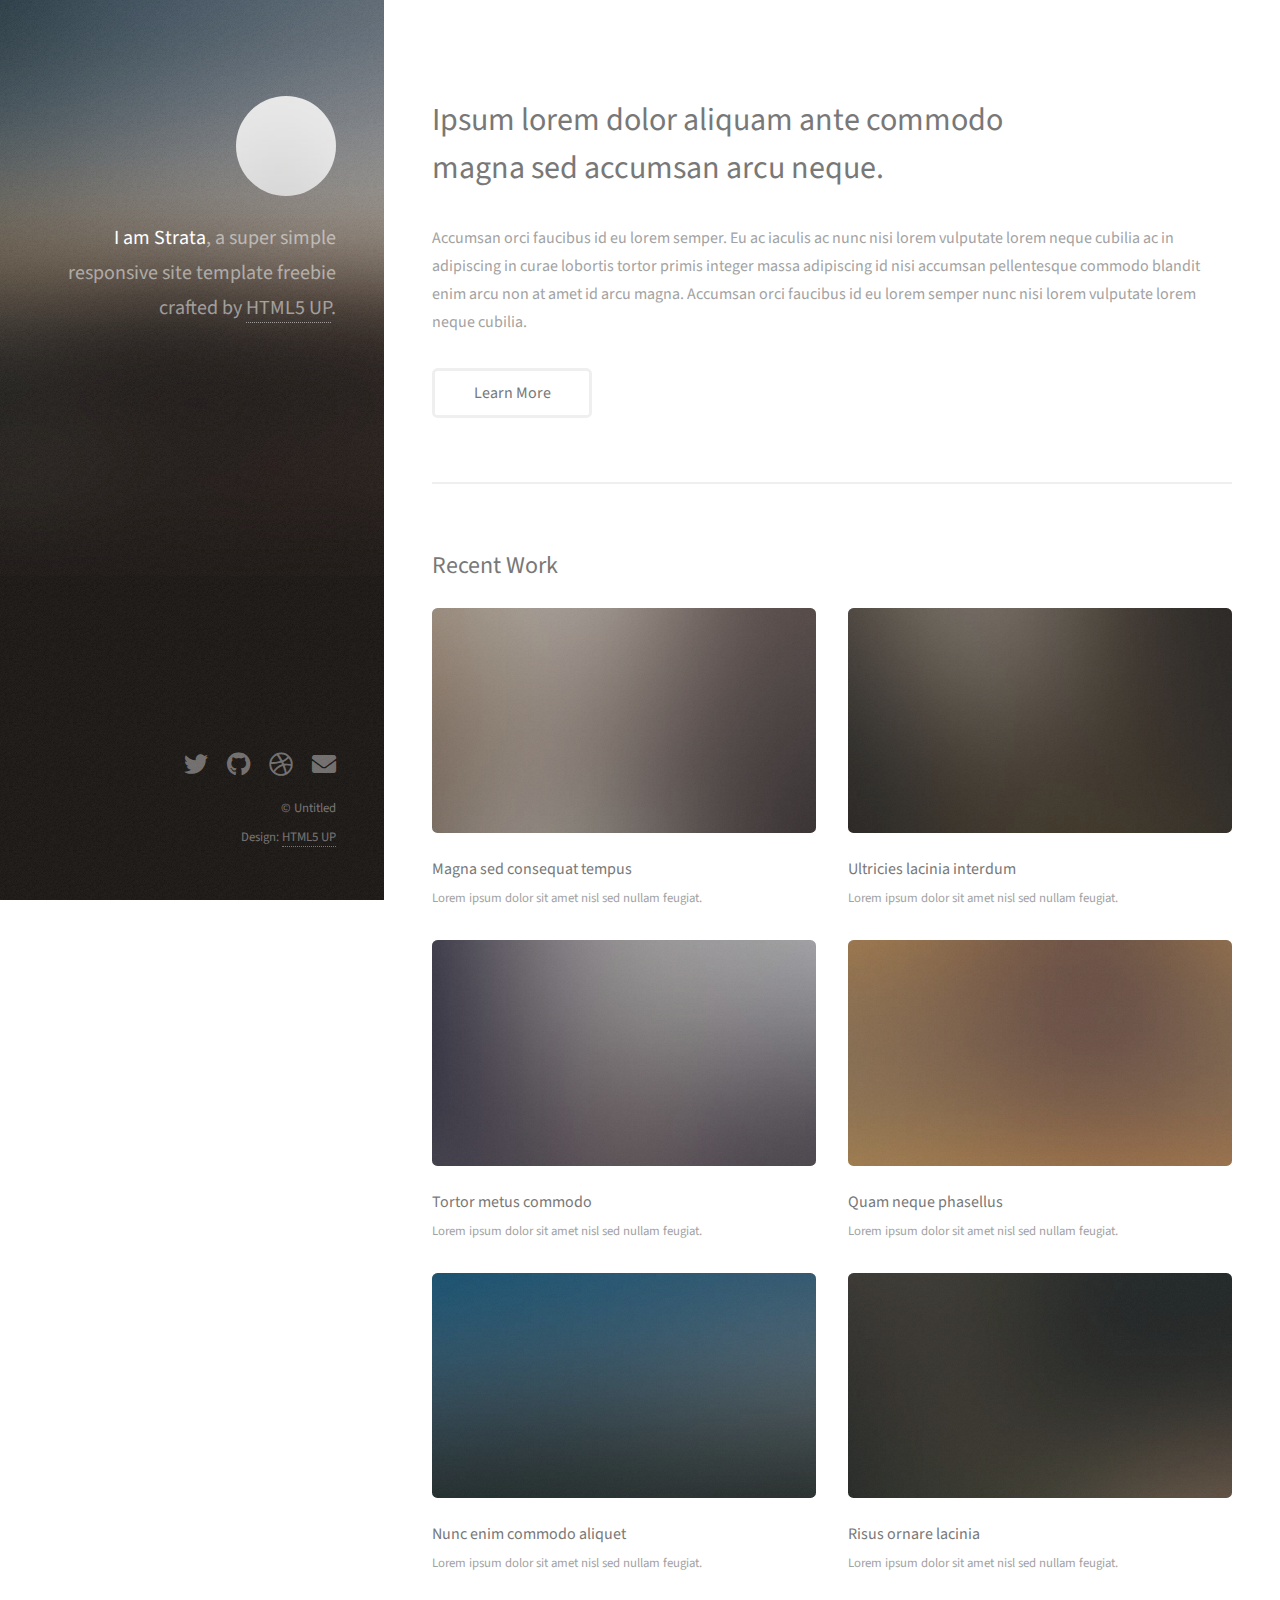
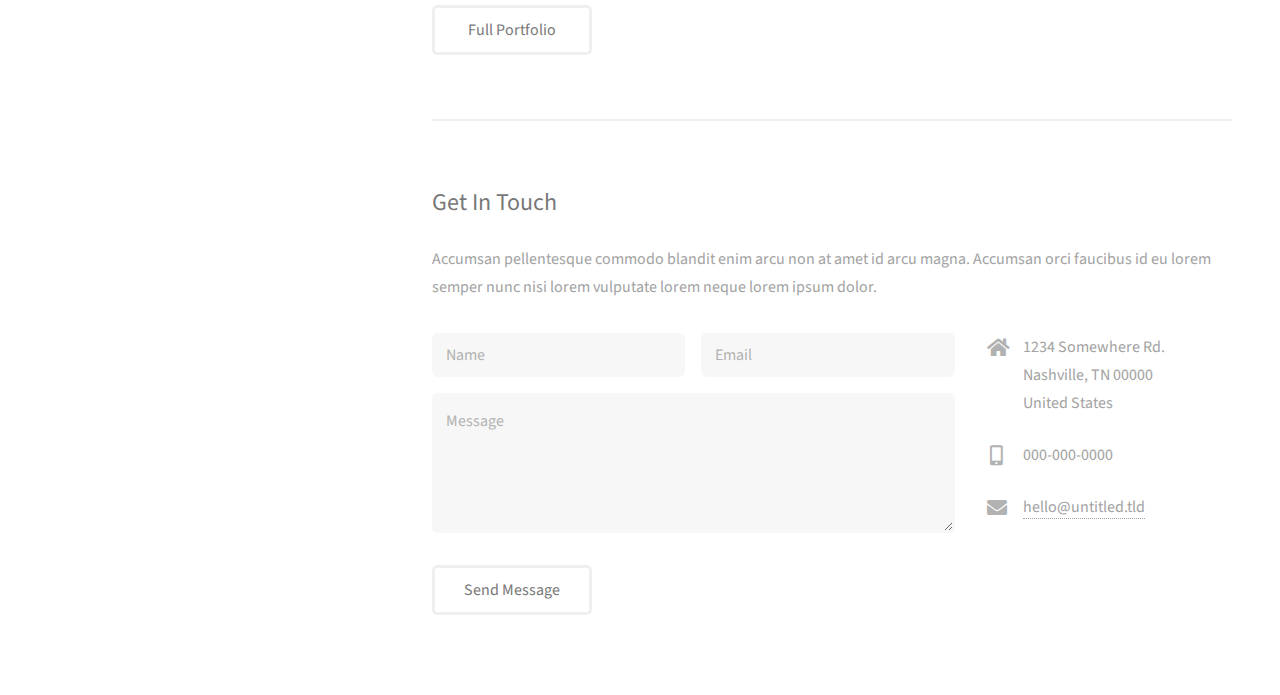
<file: index.html>
<!DOCTYPE HTML>
<!--
	Strata by HTML5 UP
	html5up.net | @ajlkn
	Free for personal and commercial use under the CCA 3.0 license (html5up.net/license)
-->
<html>
	<head>
		<title>Strata by HTML5 UP</title>
		<meta charset="utf-8" />
		<meta name="viewport" content="width=device-width, initial-scale=1, user-scalable=no" />
		<link rel="stylesheet" href="assets/css/main.css" />
	</head>
	<body class="is-preload">

		<!-- Header -->
			<header id="header">
				<div class="inner">
					<a href="#" class="image avatar"><img src="images/avatar.jpg" alt="" /></a>
					<h1><strong>I am Strata</strong>, a super simple<br />
					responsive site template freebie<br />
					crafted by <a href="http://html5up.net">HTML5 UP</a>.</h1>
				</div>
			</header>

		<!-- Main -->
			<div id="main">

				<!-- One -->
					<section id="one">
						<header class="major">
							<h2>Ipsum lorem dolor aliquam ante commodo<br />
							magna sed accumsan arcu neque.</h2>
						</header>
						<p>Accumsan orci faucibus id eu lorem semper. Eu ac iaculis ac nunc nisi lorem vulputate lorem neque cubilia ac in adipiscing in curae lobortis tortor primis integer massa adipiscing id nisi accumsan pellentesque commodo blandit enim arcu non at amet id arcu magna. Accumsan orci faucibus id eu lorem semper nunc nisi lorem vulputate lorem neque cubilia.</p>
						<ul class="actions">
							<li><a href="#" class="button">Learn More</a></li>
						</ul>
					</section>

				<!-- Two -->
					<section id="two">
						<h2>Recent Work</h2>
						<div class="row">
							<article class="col-6 col-12-xsmall work-item">
								<a href="images/fulls/01.jpg" class="image fit thumb"><img src="images/thumbs/01.jpg" alt="" /></a>
								<h3>Magna sed consequat tempus</h3>
								<p>Lorem ipsum dolor sit amet nisl sed nullam feugiat.</p>
							</article>
							<article class="col-6 col-12-xsmall work-item">
								<a href="images/fulls/02.jpg" class="image fit thumb"><img src="images/thumbs/02.jpg" alt="" /></a>
								<h3>Ultricies lacinia interdum</h3>
								<p>Lorem ipsum dolor sit amet nisl sed nullam feugiat.</p>
							</article>
							<article class="col-6 col-12-xsmall work-item">
								<a href="images/fulls/03.jpg" class="image fit thumb"><img src="images/thumbs/03.jpg" alt="" /></a>
								<h3>Tortor metus commodo</h3>
								<p>Lorem ipsum dolor sit amet nisl sed nullam feugiat.</p>
							</article>
							<article class="col-6 col-12-xsmall work-item">
								<a href="images/fulls/04.jpg" class="image fit thumb"><img src="images/thumbs/04.jpg" alt="" /></a>
								<h3>Quam neque phasellus</h3>
								<p>Lorem ipsum dolor sit amet nisl sed nullam feugiat.</p>
							</article>
							<article class="col-6 col-12-xsmall work-item">
								<a href="images/fulls/05.jpg" class="image fit thumb"><img src="images/thumbs/05.jpg" alt="" /></a>
								<h3>Nunc enim commodo aliquet</h3>
								<p>Lorem ipsum dolor sit amet nisl sed nullam feugiat.</p>
							</article>
							<article class="col-6 col-12-xsmall work-item">
								<a href="images/fulls/06.jpg" class="image fit thumb"><img src="images/thumbs/06.jpg" alt="" /></a>
								<h3>Risus ornare lacinia</h3>
								<p>Lorem ipsum dolor sit amet nisl sed nullam feugiat.</p>
							</article>
						</div>
						<ul class="actions">
							<li><a href="#" class="button">Full Portfolio</a></li>
						</ul>
					</section>

				<!-- Three -->
					<section id="three">
						<h2>Get In Touch</h2>
						<p>Accumsan pellentesque commodo blandit enim arcu non at amet id arcu magna. Accumsan orci faucibus id eu lorem semper nunc nisi lorem vulputate lorem neque lorem ipsum dolor.</p>
						<div class="row">
							<div class="col-8 col-12-small">
								<form method="post" action="#">
									<div class="row gtr-uniform gtr-50">
										<div class="col-6 col-12-xsmall"><input type="text" name="name" id="name" placeholder="Name" /></div>
										<div class="col-6 col-12-xsmall"><input type="email" name="email" id="email" placeholder="Email" /></div>
										<div class="col-12"><textarea name="message" id="message" placeholder="Message" rows="4"></textarea></div>
									</div>
								</form>
								<ul class="actions">
									<li><input type="submit" value="Send Message" /></li>
								</ul>
							</div>
							<div class="col-4 col-12-small">
								<ul class="labeled-icons">
									<li>
										<h3 class="icon solid fa-home"><span class="label">Address</span></h3>
										1234 Somewhere Rd.<br />
										Nashville, TN 00000<br />
										United States
									</li>
									<li>
										<h3 class="icon solid fa-mobile-alt"><span class="label">Phone</span></h3>
										000-000-0000
									</li>
									<li>
										<h3 class="icon solid fa-envelope"><span class="label">Email</span></h3>
										<a href="#">hello@untitled.tld</a>
									</li>
								</ul>
							</div>
						</div>
					</section>

				<!-- Four -->
				<!--
					<section id="four">
						<h2>Elements</h2>

						<section>
							<h4>Text</h4>
							<p>This is <b>bold</b> and this is <strong>strong</strong>. This is <i>italic</i> and this is <em>emphasized</em>.
							This is <sup>superscript</sup> text and this is <sub>subscript</sub> text.
							This is <u>underlined</u> and this is code: <code>for (;;) { ... }</code>. Finally, <a href="#">this is a link</a>.</p>
							<hr />
							<header>
								<h4>Heading with a Subtitle</h4>
								<p>Lorem ipsum dolor sit amet nullam id egestas urna aliquam</p>
							</header>
							<p>Nunc lacinia ante nunc ac lobortis. Interdum adipiscing gravida odio porttitor sem non mi integer non faucibus ornare mi ut ante amet placerat aliquet. Volutpat eu sed ante lacinia sapien lorem accumsan varius montes viverra nibh in adipiscing blandit tempus accumsan.</p>
							<header>
								<h5>Heading with a Subtitle</h5>
								<p>Lorem ipsum dolor sit amet nullam id egestas urna aliquam</p>
							</header>
							<p>Nunc lacinia ante nunc ac lobortis. Interdum adipiscing gravida odio porttitor sem non mi integer non faucibus ornare mi ut ante amet placerat aliquet. Volutpat eu sed ante lacinia sapien lorem accumsan varius montes viverra nibh in adipiscing blandit tempus accumsan.</p>
							<hr />
							<h2>Heading Level 2</h2>
							<h3>Heading Level 3</h3>
							<h4>Heading Level 4</h4>
							<h5>Heading Level 5</h5>
							<h6>Heading Level 6</h6>
							<hr />
							<h5>Blockquote</h5>
							<blockquote>Fringilla nisl. Donec accumsan interdum nisi, quis tincidunt felis sagittis eget tempus euismod. Vestibulum ante ipsum primis in faucibus vestibulum. Blandit adipiscing eu felis iaculis volutpat ac adipiscing accumsan faucibus. Vestibulum ante ipsum primis in faucibus lorem ipsum dolor sit amet nullam adipiscing eu felis.</blockquote>
							<h5>Preformatted</h5>
							<pre><code>i = 0;

while (!deck.isInOrder()) {
print 'Iteration ' + i;
deck.shuffle();
i++;
}

print 'It took ' + i + ' iterations to sort the deck.';</code></pre>
						</section>

						<section>
							<h4>Lists</h4>
							<div class="row">
								<div class="col-6 col-12-xsmall">
									<h5>Unordered</h5>
									<ul>
										<li>Dolor pulvinar etiam magna etiam.</li>
										<li>Sagittis adipiscing lorem eleifend.</li>
										<li>Felis enim feugiat dolore viverra.</li>
									</ul>
									<h5>Alternate</h5>
									<ul class="alt">
										<li>Dolor pulvinar etiam magna etiam.</li>
										<li>Sagittis adipiscing lorem eleifend.</li>
										<li>Felis enim feugiat dolore viverra.</li>
									</ul>
								</div>
								<div class="col-6 col-12-xsmall">
									<h5>Ordered</h5>
									<ol>
										<li>Dolor pulvinar etiam magna etiam.</li>
										<li>Etiam vel felis at lorem sed viverra.</li>
										<li>Felis enim feugiat dolore viverra.</li>
										<li>Dolor pulvinar etiam magna etiam.</li>
										<li>Etiam vel felis at lorem sed viverra.</li>
										<li>Felis enim feugiat dolore viverra.</li>
									</ol>
									<h5>Icons</h5>
									<ul class="icons">
										<li><a href="#" class="icon brands fa-twitter"><span class="label">Twitter</span></a></li>
										<li><a href="#" class="icon brands fa-facebook-f"><span class="label">Facebook</span></a></li>
										<li><a href="#" class="icon brands fa-instagram"><span class="label">Instagram</span></a></li>
										<li><a href="#" class="icon brands fa-github"><span class="label">Github</span></a></li>
										<li><a href="#" class="icon brands fa-dribbble"><span class="label">Dribbble</span></a></li>
										<li><a href="#" class="icon brands fa-tumblr"><span class="label">Tumblr</span></a></li>
									</ul>
								</div>
							</div>
							<h5>Actions</h5>
							<ul class="actions">
								<li><a href="#" class="button primary">Default</a></li>
								<li><a href="#" class="button">Default</a></li>
							</ul>
							<ul class="actions small">
								<li><a href="#" class="button primary small">Small</a></li>
								<li><a href="#" class="button small">Small</a></li>
							</ul>
							<div class="row">
								<div class="col-6 col-12-small">
									<ul class="actions stacked">
										<li><a href="#" class="button primary">Default</a></li>
										<li><a href="#" class="button">Default</a></li>
									</ul>
								</div>
								<div class="col-6 col-12-small">
									<ul class="actions stacked">
										<li><a href="#" class="button primary small">Small</a></li>
										<li><a href="#" class="button small">Small</a></li>
									</ul>
								</div>
								<div class="col-6 col-12-small">
									<ul class="actions stacked">
										<li><a href="#" class="button primary fit">Default</a></li>
										<li><a href="#" class="button fit">Default</a></li>
									</ul>
								</div>
								<div class="col-6 col-12-small">
									<ul class="actions stacked">
										<li><a href="#" class="button primary small fit">Small</a></li>
										<li><a href="#" class="button small fit">Small</a></li>
									</ul>
								</div>
							</div>
						</section>

						<section>
							<h4>Table</h4>
							<h5>Default</h5>
							<div class="table-wrapper">
								<table>
									<thead>
										<tr>
											<th>Name</th>
											<th>Description</th>
											<th>Price</th>
										</tr>
									</thead>
									<tbody>
										<tr>
											<td>Item One</td>
											<td>Ante turpis integer aliquet porttitor.</td>
											<td>29.99</td>
										</tr>
										<tr>
											<td>Item Two</td>
											<td>Vis ac commodo adipiscing arcu aliquet.</td>
											<td>19.99</td>
										</tr>
										<tr>
											<td>Item Three</td>
											<td> Morbi faucibus arcu accumsan lorem.</td>
											<td>29.99</td>
										</tr>
										<tr>
											<td>Item Four</td>
											<td>Vitae integer tempus condimentum.</td>
											<td>19.99</td>
										</tr>
										<tr>
											<td>Item Five</td>
											<td>Ante turpis integer aliquet porttitor.</td>
											<td>29.99</td>
										</tr>
									</tbody>
									<tfoot>
										<tr>
											<td colspan="2"></td>
											<td>100.00</td>
										</tr>
									</tfoot>
								</table>
							</div>

							<h5>Alternate</h5>
							<div class="table-wrapper">
								<table class="alt">
									<thead>
										<tr>
											<th>Name</th>
											<th>Description</th>
											<th>Price</th>
										</tr>
									</thead>
									<tbody>
										<tr>
											<td>Item One</td>
											<td>Ante turpis integer aliquet porttitor.</td>
											<td>29.99</td>
										</tr>
										<tr>
											<td>Item Two</td>
											<td>Vis ac commodo adipiscing arcu aliquet.</td>
											<td>19.99</td>
										</tr>
										<tr>
											<td>Item Three</td>
											<td> Morbi faucibus arcu accumsan lorem.</td>
											<td>29.99</td>
										</tr>
										<tr>
											<td>Item Four</td>
											<td>Vitae integer tempus condimentum.</td>
											<td>19.99</td>
										</tr>
										<tr>
											<td>Item Five</td>
											<td>Ante turpis integer aliquet porttitor.</td>
											<td>29.99</td>
										</tr>
									</tbody>
									<tfoot>
										<tr>
											<td colspan="2"></td>
											<td>100.00</td>
										</tr>
									</tfoot>
								</table>
							</div>
						</section>

						<section>
							<h4>Buttons</h4>
							<ul class="actions">
								<li><a href="#" class="button primary">Primary</a></li>
								<li><a href="#" class="button">Default</a></li>
							</ul>
							<ul class="actions">
								<li><a href="#" class="button large">Large</a></li>
								<li><a href="#" class="button">Default</a></li>
								<li><a href="#" class="button small">Small</a></li>
							</ul>
							<ul class="actions fit">
								<li><a href="#" class="button primary fit">Fit</a></li>
								<li><a href="#" class="button fit">Fit</a></li>
							</ul>
							<ul class="actions fit small">
								<li><a href="#" class="button primary fit small">Fit + Small</a></li>
								<li><a href="#" class="button fit small">Fit + Small</a></li>
							</ul>
							<ul class="actions">
								<li><a href="#" class="button primary icon solid fa-download">Icon</a></li>
								<li><a href="#" class="button icon solid fa-download">Icon</a></li>
							</ul>
							<ul class="actions">
								<li><span class="button primary disabled">Primary</span></li>
								<li><span class="button disabled">Default</span></li>
							</ul>
						</section>

						<section>
							<h4>Form</h4>
							<form method="post" action="#">
								<div class="row gtr-uniform gtr-50">
									<div class="col-6 col-12-xsmall">
										<input type="text" name="demo-name" id="demo-name" value="" placeholder="Name" />
									</div>
									<div class="col-6 col-12-xsmall">
										<input type="email" name="demo-email" id="demo-email" value="" placeholder="Email" />
									</div>
									<div class="col-12">
										<select name="demo-category" id="demo-category">
											<option value="">- Category -</option>
											<option value="1">Manufacturing</option>
											<option value="1">Shipping</option>
											<option value="1">Administration</option>
											<option value="1">Human Resources</option>
										</select>
									</div>
									<div class="col-4 col-12-small">
										<input type="radio" id="demo-priority-low" name="demo-priority" checked>
										<label for="demo-priority-low">Low Priority</label>
									</div>
									<div class="col-4 col-12-small">
										<input type="radio" id="demo-priority-normal" name="demo-priority">
										<label for="demo-priority-normal">Normal Priority</label>
									</div>
									<div class="col-4 col-12-small">
										<input type="radio" id="demo-priority-high" name="demo-priority">
										<label for="demo-priority-high">High Priority</label>
									</div>
									<div class="col-6 col-12-small">
										<input type="checkbox" id="demo-copy" name="demo-copy">
										<label for="demo-copy">Email me a copy of this message</label>
									</div>
									<div class="col-6 col-12-small">
										<input type="checkbox" id="demo-human" name="demo-human" checked>
										<label for="demo-human">I am a human and not a robot</label>
									</div>
									<div class="col-12">
										<textarea name="demo-message" id="demo-message" placeholder="Enter your message" rows="6"></textarea>
									</div>
									<div class="col-12">
										<ul class="actions">
											<li><input type="submit" value="Send Message" class="primary" /></li>
											<li><input type="reset" value="Reset" /></li>
										</ul>
									</div>
								</div>
							</form>
						</section>

						<section>
							<h4>Image</h4>
							<h5>Fit</h5>
							<div class="box alt">
								<div class="row gtr-50 gtr-uniform">
									<div class="col-12"><span class="image fit"><img src="images/fulls/05.jpg" alt="" /></span></div>
									<div class="col-4"><span class="image fit"><img src="images/thumbs/01.jpg" alt="" /></span></div>
									<div class="col-4"><span class="image fit"><img src="images/thumbs/02.jpg" alt="" /></span></div>
									<div class="col-4"><span class="image fit"><img src="images/thumbs/03.jpg" alt="" /></span></div>
									<div class="col-4"><span class="image fit"><img src="images/thumbs/04.jpg" alt="" /></span></div>
									<div class="col-4"><span class="image fit"><img src="images/thumbs/05.jpg" alt="" /></span></div>
									<div class="col-4"><span class="image fit"><img src="images/thumbs/06.jpg" alt="" /></span></div>
									<div class="col-4"><span class="image fit"><img src="images/thumbs/03.jpg" alt="" /></span></div>
									<div class="col-4"><span class="image fit"><img src="images/thumbs/02.jpg" alt="" /></span></div>
									<div class="col-4"><span class="image fit"><img src="images/thumbs/01.jpg" alt="" /></span></div>
								</div>
							</div>
							<h5>Left &amp; Right</h5>
							<p><span class="image left"><img src="images/avatar.jpg" alt="" /></span>Fringilla nisl. Donec accumsan interdum nisi, quis tincidunt felis sagittis eget. tempus euismod. Vestibulum ante ipsum primis in faucibus vestibulum. Blandit adipiscing eu felis iaculis volutpat ac adipiscing accumsan eu faucibus. Integer ac pellentesque praesent tincidunt felis sagittis eget. tempus euismod. Vestibulum ante ipsum primis in faucibus vestibulum. Blandit adipiscing eu felis iaculis volutpat ac adipiscing accumsan eu faucibus. Integer ac pellentesque praesent. Donec accumsan interdum nisi, quis tincidunt felis sagittis eget. tempus euismod. Vestibulum ante ipsum primis in faucibus vestibulum. Blandit adipiscing eu felis iaculis volutpat ac adipiscing accumsan eu faucibus. Integer ac pellentesque praesent tincidunt felis sagittis eget. tempus euismod. Vestibulum ante ipsum primis in faucibus vestibulum. Blandit adipiscing eu felis iaculis volutpat ac adipiscing accumsan eu faucibus. Integer ac pellentesque praesent.</p>
							<p><span class="image right"><img src="images/avatar.jpg" alt="" /></span>Fringilla nisl. Donec accumsan interdum nisi, quis tincidunt felis sagittis eget. tempus euismod. Vestibulum ante ipsum primis in faucibus vestibulum. Blandit adipiscing eu felis iaculis volutpat ac adipiscing accumsan eu faucibus. Integer ac pellentesque praesent tincidunt felis sagittis eget. tempus euismod. Vestibulum ante ipsum primis in faucibus vestibulum. Blandit adipiscing eu felis iaculis volutpat ac adipiscing accumsan eu faucibus. Integer ac pellentesque praesent. Donec accumsan interdum nisi, quis tincidunt felis sagittis eget. tempus euismod. Vestibulum ante ipsum primis in faucibus vestibulum. Blandit adipiscing eu felis iaculis volutpat ac adipiscing accumsan eu faucibus. Integer ac pellentesque praesent tincidunt felis sagittis eget. tempus euismod. Vestibulum ante ipsum primis in faucibus vestibulum. Blandit adipiscing eu felis iaculis volutpat ac adipiscing accumsan eu faucibus. Integer ac pellentesque praesent.</p>
						</section>

					</section>
				-->

			</div>

		<!-- Footer -->
			<footer id="footer">
				<div class="inner">
					<ul class="icons">
						<li><a href="#" class="icon brands fa-twitter"><span class="label">Twitter</span></a></li>
						<li><a href="#" class="icon brands fa-github"><span class="label">Github</span></a></li>
						<li><a href="#" class="icon brands fa-dribbble"><span class="label">Dribbble</span></a></li>
						<li><a href="#" class="icon solid fa-envelope"><span class="label">Email</span></a></li>
					</ul>
					<ul class="copyright">
						<li>&copy; Untitled</li><li>Design: <a href="http://html5up.net">HTML5 UP</a></li>
					</ul>
				</div>
			</footer>

		<!-- Scripts -->
			<script src="assets/js/jquery.min.js"></script>
			<script src="assets/js/jquery.poptrox.min.js"></script>
			<script src="assets/js/browser.min.js"></script>
			<script src="assets/js/breakpoints.min.js"></script>
			<script src="assets/js/util.js"></script>
			<script src="assets/js/main.js"></script>

	</body>
</html>
</file>
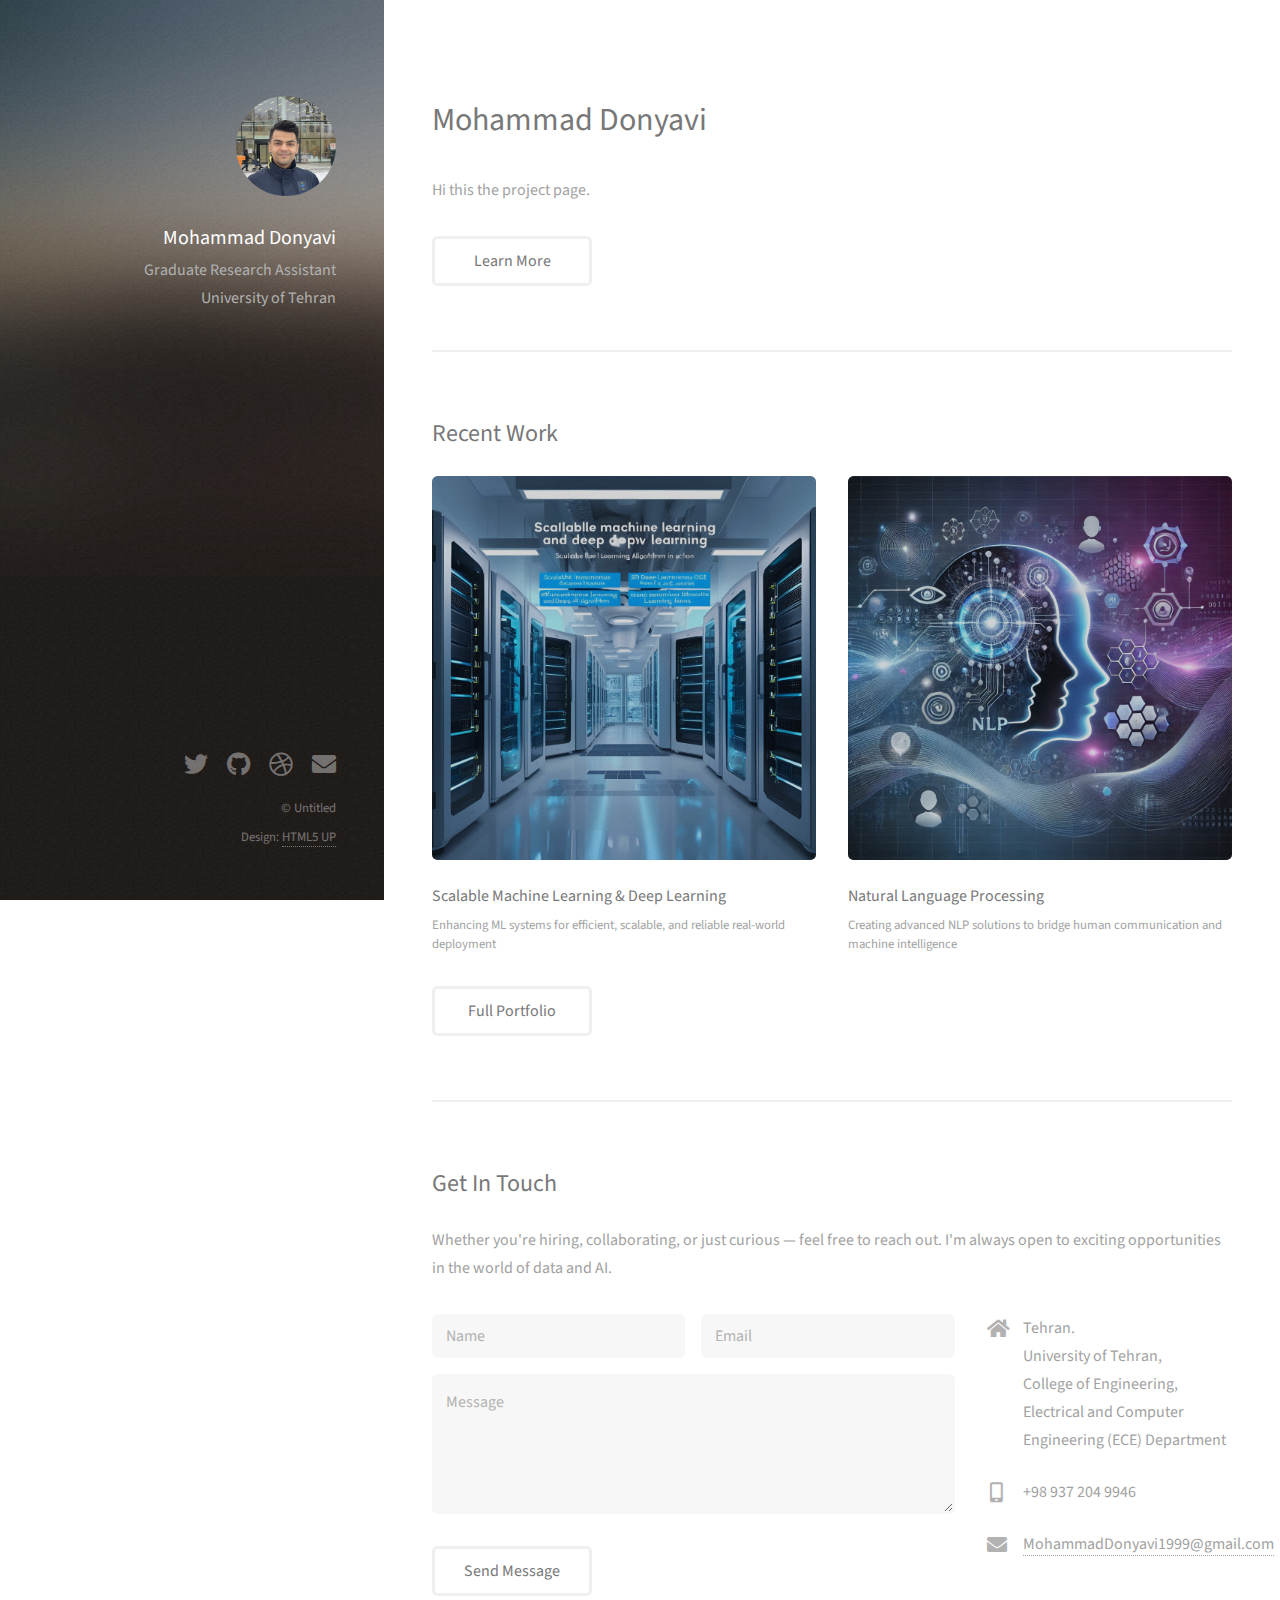
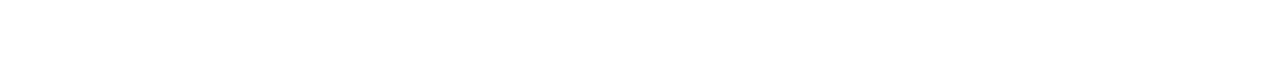
<file: projects/index.html>
<!DOCTYPE HTML>
<!--
	Strata by HTML5 UP
	html5up.net | @ajlkn
	Free for personal and commercial use under the CCA 3.0 license (html5up.net/license)
-->
<html>
	<head>
		<title>Mohammad's Home</title>
		<meta charset="utf-8" />
		<meta name="viewport" content="width=device-width, initial-scale=1, user-scalable=no" />
		<link rel="stylesheet" href="assets/css/main.css" />
	</head>
	<body class="is-preload">

		<!-- Header -->
			<header id="header">
				<div class="inner">
					<a href="#" class="image avatar"><img src="images/avatar.jpg" alt="" /></a>
					<h1><strong>Mohammad Donyavi</strong></h1>
					<p>
 						Graduate Research Assistant <br />
						University of Tehran <br />
<!-- 						 <span></span> -->
					</p>	<br />
					
				
				</div>
			</header>

		<!-- Main -->
			<div id="main">

				<!-- One -->
					<section id="one">
						<header class="major">
							<h2>Mohammad Donyavi <br />
							</h2>
						</header>
						<p> Hi this the project page. </p>
						<ul class="actions">
							<li><a href="#" class="button">Learn More</a></li>
						</ul>
					</section>

				<!-- Two -->
					<section id="two">
						<h2>Recent Work</h2>
						<div class="row">
<!-- 							<article class="col-6 col-12-xsmall work-item">
								<a href="images/fulls/01.jpg" class="image fit thumb"><img src="images/thumbs/01.jpg" alt="" /></a>
								<h3>Project one</h3>
								<p>Description</p>
							</article> -->
<!-- 							<article class="col-6 col-12-xsmall work-item">
								<a href="images/fulls/02.jpg" class="image fit thumb"><img src="images/thumbs/02.jpg" alt="" /></a>
								<h3>Ultricies lacinia interdum</h3>
								<p>Lorem ipsum dolor sit amet nisl sed nullam feugiat.</p>
							</article> -->
<!-- 							<article class="col-6 col-12-xsmall work-item">
								<a href="images/fulls/03.jpg" class="image fit thumb"><img src="images/thumbs/03.jpg" alt="" /></a>
								<h3>Tortor metus commodo</h3>
								<p>Lorem ipsum dolor sit amet nisl sed nullam feugiat.</p>
							</article> -->
<!-- 							<article class="col-6 col-12-xsmall work-item">
								<a href="images/fulls/04.jpg" class="image fit thumb"><img src="images/thumbs/04.jpg" alt="" /></a>
								<h3>Quam neque phasellus</h3>
								<p>Lorem ipsum dolor sit amet nisl sed nullam feugiat.</p>
							</article> -->
							<article class="col-6 col-12-xsmall work-item">
								<a href="images/fulls/05.jpg" class="image fit thumb"><img src="images/thumbs/scale.jpg" alt="" /></a>
								<h3>Scalable Machine Learning & Deep Learning</h3>
								<p> Enhancing ML systems for efficient, scalable, and reliable real-world deployment</p>
							</article>
							<article class="col-6 col-12-xsmall work-item">
								<a href="images/fulls/06.jpg" class="image fit thumb"><img src="images/thumbs/nlp.webp" alt="" /></a>
								<h3>Natural Language Processing</h3>
								<p> Creating advanced NLP solutions to bridge human communication and machine intelligence </p>
							</article>
						</div>
						<ul class="actions">
							<li><a href="#" class="button">Full Portfolio</a></li>
						</ul>
					</section>

				<!-- Three -->
					<section id="three">
						<h2>Get In Touch</h2>
						<p> Whether you're hiring, collaborating, or just curious — feel free to reach out. I'm always open to exciting opportunities in the world of data and AI.</p>
						<div class="row">
							<div class="col-8 col-12-small">
								<form method="post" action="#">
									<div class="row gtr-uniform gtr-50">
										<div class="col-6 col-12-xsmall"><input type="text" name="name" id="name" placeholder="Name" /></div>
										<div class="col-6 col-12-xsmall"><input type="email" name="email" id="email" placeholder="Email" /></div>
										<div class="col-12"><textarea name="message" id="message" placeholder="Message" rows="4"></textarea></div>
									</div>
								</form>
								<ul class="actions">
									<li><input type="submit" value="Send Message" /></li>
								</ul>
							</div>
							<div class="col-4 col-12-small">
								<ul class="labeled-icons">
									<li>
										<h3 class="icon solid fa-home"><span class="label">Address</span></h3>
										Tehran.<br />
										University of Tehran,<br />
										College of Engineering,<br />
										Electrical and Computer Engineering (ECE) Department
									</li>
									<li>
										<h3 class="icon solid fa-mobile-alt"><span class="label">Phone</span></h3>
										+98 937 204 9946
									</li>
									<li>
										<h3 class="icon solid fa-envelope"><span class="label">Email</span></h3>
										<a href="#">MohammadDonyavi1999@gmail.com</a>
									</li>
								</ul>
							</div>
						</div>
					</section>

				<!-- Four -->
				<!--
					<section id="four">
						<h2>Elements</h2>

						<section>
							<h4>Text</h4>
							<p>This is <b>bold</b> and this is <strong>strong</strong>. This is <i>italic</i> and this is <em>emphasized</em>.
							This is <sup>superscript</sup> text and this is <sub>subscript</sub> text.
							This is <u>underlined</u> and this is code: <code>for (;;) { ... }</code>. Finally, <a href="#">this is a link</a>.</p>
							<hr />
							<header>
								<h4>Heading with a Subtitle</h4>
								<p>Lorem ipsum dolor sit amet nullam id egestas urna aliquam</p>
							</header>
							<p>Nunc lacinia ante nunc ac lobortis. Interdum adipiscing gravida odio porttitor sem non mi integer non faucibus ornare mi ut ante amet placerat aliquet. Volutpat eu sed ante lacinia sapien lorem accumsan varius montes viverra nibh in adipiscing blandit tempus accumsan.</p>
							<header>
								<h5>Heading with a Subtitle</h5>
								<p>Lorem ipsum dolor sit amet nullam id egestas urna aliquam</p>
							</header>
							<p>Nunc lacinia ante nunc ac lobortis. Interdum adipiscing gravida odio porttitor sem non mi integer non faucibus ornare mi ut ante amet placerat aliquet. Volutpat eu sed ante lacinia sapien lorem accumsan varius montes viverra nibh in adipiscing blandit tempus accumsan.</p>
							<hr />
							<h2>Heading Level 2</h2>
							<h3>Heading Level 3</h3>
							<h4>Heading Level 4</h4>
							<h5>Heading Level 5</h5>
							<h6>Heading Level 6</h6>
							<hr />
							<h5>Blockquote</h5>
							<blockquote>Fringilla nisl. Donec accumsan interdum nisi, quis tincidunt felis sagittis eget tempus euismod. Vestibulum ante ipsum primis in faucibus vestibulum. Blandit adipiscing eu felis iaculis volutpat ac adipiscing accumsan faucibus. Vestibulum ante ipsum primis in faucibus lorem ipsum dolor sit amet nullam adipiscing eu felis.</blockquote>
							<h5>Preformatted</h5>
							<pre><code>i = 0;

while (!deck.isInOrder()) {
print 'Iteration ' + i;
deck.shuffle();
i++;
}

print 'It took ' + i + ' iterations to sort the deck.';</code></pre>
						</section>

						<section>
							<h4>Lists</h4>
							<div class="row">
								<div class="col-6 col-12-xsmall">
									<h5>Unordered</h5>
									<ul>
										<li>Dolor pulvinar etiam magna etiam.</li>
										<li>Sagittis adipiscing lorem eleifend.</li>
										<li>Felis enim feugiat dolore viverra.</li>
									</ul>
									<h5>Alternate</h5>
									<ul class="alt">
										<li>Dolor pulvinar etiam magna etiam.</li>
										<li>Sagittis adipiscing lorem eleifend.</li>
										<li>Felis enim feugiat dolore viverra.</li>
									</ul>
								</div>
								<div class="col-6 col-12-xsmall">
									<h5>Ordered</h5>
									<ol>
										<li>Dolor pulvinar etiam magna etiam.</li>
										<li>Etiam vel felis at lorem sed viverra.</li>
										<li>Felis enim feugiat dolore viverra.</li>
										<li>Dolor pulvinar etiam magna etiam.</li>
										<li>Etiam vel felis at lorem sed viverra.</li>
										<li>Felis enim feugiat dolore viverra.</li>
									</ol>
									<h5>Icons</h5>
									<ul class="icons">
										<li><a href="#" class="icon brands fa-twitter"><span class="label">Twitter</span></a></li>
										<li><a href="#" class="icon brands fa-facebook-f"><span class="label">Facebook</span></a></li>
										<li><a href="#" class="icon brands fa-instagram"><span class="label">Instagram</span></a></li>
										<li><a href="#" class="icon brands fa-github"><span class="label">Github</span></a></li>
										<li><a href="#" class="icon brands fa-dribbble"><span class="label">Dribbble</span></a></li>
										<li><a href="#" class="icon brands fa-tumblr"><span class="label">Tumblr</span></a></li>
									</ul>
								</div>
							</div>
							<h5>Actions</h5>
							<ul class="actions">
								<li><a href="#" class="button primary">Default</a></li>
								<li><a href="#" class="button">Default</a></li>
							</ul>
							<ul class="actions small">
								<li><a href="#" class="button primary small">Small</a></li>
								<li><a href="#" class="button small">Small</a></li>
							</ul>
							<div class="row">
								<div class="col-6 col-12-small">
									<ul class="actions stacked">
										<li><a href="#" class="button primary">Default</a></li>
										<li><a href="#" class="button">Default</a></li>
									</ul>
								</div>
								<div class="col-6 col-12-small">
									<ul class="actions stacked">
										<li><a href="#" class="button primary small">Small</a></li>
										<li><a href="#" class="button small">Small</a></li>
									</ul>
								</div>
								<div class="col-6 col-12-small">
									<ul class="actions stacked">
										<li><a href="#" class="button primary fit">Default</a></li>
										<li><a href="#" class="button fit">Default</a></li>
									</ul>
								</div>
								<div class="col-6 col-12-small">
									<ul class="actions stacked">
										<li><a href="#" class="button primary small fit">Small</a></li>
										<li><a href="#" class="button small fit">Small</a></li>
									</ul>
								</div>
							</div>
						</section>

						<section>
							<h4>Table</h4>
							<h5>Default</h5>
							<div class="table-wrapper">
								<table>
									<thead>
										<tr>
											<th>Name</th>
											<th>Description</th>
											<th>Price</th>
										</tr>
									</thead>
									<tbody>
										<tr>
											<td>Item One</td>
											<td>Ante turpis integer aliquet porttitor.</td>
											<td>29.99</td>
										</tr>
										<tr>
											<td>Item Two</td>
											<td>Vis ac commodo adipiscing arcu aliquet.</td>
											<td>19.99</td>
										</tr>
										<tr>
											<td>Item Three</td>
											<td> Morbi faucibus arcu accumsan lorem.</td>
											<td>29.99</td>
										</tr>
										<tr>
											<td>Item Four</td>
											<td>Vitae integer tempus condimentum.</td>
											<td>19.99</td>
										</tr>
										<tr>
											<td>Item Five</td>
											<td>Ante turpis integer aliquet porttitor.</td>
											<td>29.99</td>
										</tr>
									</tbody>
									<tfoot>
										<tr>
											<td colspan="2"></td>
											<td>100.00</td>
										</tr>
									</tfoot>
								</table>
							</div>

							<h5>Alternate</h5>
							<div class="table-wrapper">
								<table class="alt">
									<thead>
										<tr>
											<th>Name</th>
											<th>Description</th>
											<th>Price</th>
										</tr>
									</thead>
									<tbody>
										<tr>
											<td>Item One</td>
											<td>Ante turpis integer aliquet porttitor.</td>
											<td>29.99</td>
										</tr>
										<tr>
											<td>Item Two</td>
											<td>Vis ac commodo adipiscing arcu aliquet.</td>
											<td>19.99</td>
										</tr>
										<tr>
											<td>Item Three</td>
											<td> Morbi faucibus arcu accumsan lorem.</td>
											<td>29.99</td>
										</tr>
										<tr>
											<td>Item Four</td>
											<td>Vitae integer tempus condimentum.</td>
											<td>19.99</td>
										</tr>
										<tr>
											<td>Item Five</td>
											<td>Ante turpis integer aliquet porttitor.</td>
											<td>29.99</td>
										</tr>
									</tbody>
									<tfoot>
										<tr>
											<td colspan="2"></td>
											<td>100.00</td>
										</tr>
									</tfoot>
								</table>
							</div>
						</section>

						<section>
							<h4>Buttons</h4>
							<ul class="actions">
								<li><a href="#" class="button primary">Primary</a></li>
								<li><a href="#" class="button">Default</a></li>
							</ul>
							<ul class="actions">
								<li><a href="#" class="button large">Large</a></li>
								<li><a href="#" class="button">Default</a></li>
								<li><a href="#" class="button small">Small</a></li>
							</ul>
							<ul class="actions fit">
								<li><a href="#" class="button primary fit">Fit</a></li>
								<li><a href="#" class="button fit">Fit</a></li>
							</ul>
							<ul class="actions fit small">
								<li><a href="#" class="button primary fit small">Fit + Small</a></li>
								<li><a href="#" class="button fit small">Fit + Small</a></li>
							</ul>
							<ul class="actions">
								<li><a href="#" class="button primary icon solid fa-download">Icon</a></li>
								<li><a href="#" class="button icon solid fa-download">Icon</a></li>
							</ul>
							<ul class="actions">
								<li><span class="button primary disabled">Primary</span></li>
								<li><span class="button disabled">Default</span></li>
							</ul>
						</section>

						<section>
							<h4>Form</h4>
							<form method="post" action="#">
								<div class="row gtr-uniform gtr-50">
									<div class="col-6 col-12-xsmall">
										<input type="text" name="demo-name" id="demo-name" value="" placeholder="Name" />
									</div>
									<div class="col-6 col-12-xsmall">
										<input type="email" name="demo-email" id="demo-email" value="" placeholder="Email" />
									</div>
									<div class="col-12">
										<select name="demo-category" id="demo-category">
											<option value="">- Category -</option>
											<option value="1">Manufacturing</option>
											<option value="1">Shipping</option>
											<option value="1">Administration</option>
											<option value="1">Human Resources</option>
										</select>
									</div>
									<div class="col-4 col-12-small">
										<input type="radio" id="demo-priority-low" name="demo-priority" checked>
										<label for="demo-priority-low">Low Priority</label>
									</div>
									<div class="col-4 col-12-small">
										<input type="radio" id="demo-priority-normal" name="demo-priority">
										<label for="demo-priority-normal">Normal Priority</label>
									</div>
									<div class="col-4 col-12-small">
										<input type="radio" id="demo-priority-high" name="demo-priority">
										<label for="demo-priority-high">High Priority</label>
									</div>
									<div class="col-6 col-12-small">
										<input type="checkbox" id="demo-copy" name="demo-copy">
										<label for="demo-copy">Email me a copy of this message</label>
									</div>
									<div class="col-6 col-12-small">
										<input type="checkbox" id="demo-human" name="demo-human" checked>
										<label for="demo-human">I am a human and not a robot</label>
									</div>
									<div class="col-12">
										<textarea name="demo-message" id="demo-message" placeholder="Enter your message" rows="6"></textarea>
									</div>
									<div class="col-12">
										<ul class="actions">
											<li><input type="submit" value="Send Message" class="primary" /></li>
											<li><input type="reset" value="Reset" /></li>
										</ul>
									</div>
								</div>
							</form>
						</section>

						<section>
							<h4>Image</h4>
							<h5>Fit</h5>
							<div class="box alt">
								<div class="row gtr-50 gtr-uniform">
									<div class="col-12"><span class="image fit"><img src="images/fulls/05.jpg" alt="" /></span></div>
									<div class="col-4"><span class="image fit"><img src="images/thumbs/01.jpg" alt="" /></span></div>
									<div class="col-4"><span class="image fit"><img src="images/thumbs/02.jpg" alt="" /></span></div>
									<div class="col-4"><span class="image fit"><img src="images/thumbs/03.jpg" alt="" /></span></div>
									<div class="col-4"><span class="image fit"><img src="images/thumbs/04.jpg" alt="" /></span></div>
									<div class="col-4"><span class="image fit"><img src="images/thumbs/05.jpg" alt="" /></span></div>
									<div class="col-4"><span class="image fit"><img src="images/thumbs/06.jpg" alt="" /></span></div>
									<div class="col-4"><span class="image fit"><img src="images/thumbs/03.jpg" alt="" /></span></div>
									<div class="col-4"><span class="image fit"><img src="images/thumbs/02.jpg" alt="" /></span></div>
									<div class="col-4"><span class="image fit"><img src="images/thumbs/01.jpg" alt="" /></span></div>
								</div>
							</div>
							<h5>Left &amp; Right</h5>
							<p><span class="image left"><img src="images/avatar.jpg" alt="" /></span>Fringilla nisl. Donec accumsan interdum nisi, quis tincidunt felis sagittis eget. tempus euismod. Vestibulum ante ipsum primis in faucibus vestibulum. Blandit adipiscing eu felis iaculis volutpat ac adipiscing accumsan eu faucibus. Integer ac pellentesque praesent tincidunt felis sagittis eget. tempus euismod. Vestibulum ante ipsum primis in faucibus vestibulum. Blandit adipiscing eu felis iaculis volutpat ac adipiscing accumsan eu faucibus. Integer ac pellentesque praesent. Donec accumsan interdum nisi, quis tincidunt felis sagittis eget. tempus euismod. Vestibulum ante ipsum primis in faucibus vestibulum. Blandit adipiscing eu felis iaculis volutpat ac adipiscing accumsan eu faucibus. Integer ac pellentesque praesent tincidunt felis sagittis eget. tempus euismod. Vestibulum ante ipsum primis in faucibus vestibulum. Blandit adipiscing eu felis iaculis volutpat ac adipiscing accumsan eu faucibus. Integer ac pellentesque praesent.</p>
							<p><span class="image right"><img src="images/avatar.jpg" alt="" /></span>Fringilla nisl. Donec accumsan interdum nisi, quis tincidunt felis sagittis eget. tempus euismod. Vestibulum ante ipsum primis in faucibus vestibulum. Blandit adipiscing eu felis iaculis volutpat ac adipiscing accumsan eu faucibus. Integer ac pellentesque praesent tincidunt felis sagittis eget. tempus euismod. Vestibulum ante ipsum primis in faucibus vestibulum. Blandit adipiscing eu felis iaculis volutpat ac adipiscing accumsan eu faucibus. Integer ac pellentesque praesent. Donec accumsan interdum nisi, quis tincidunt felis sagittis eget. tempus euismod. Vestibulum ante ipsum primis in faucibus vestibulum. Blandit adipiscing eu felis iaculis volutpat ac adipiscing accumsan eu faucibus. Integer ac pellentesque praesent tincidunt felis sagittis eget. tempus euismod. Vestibulum ante ipsum primis in faucibus vestibulum. Blandit adipiscing eu felis iaculis volutpat ac adipiscing accumsan eu faucibus. Integer ac pellentesque praesent.</p>
						</section>

					</section>
				-->

			</div>

		<!-- Footer -->
			<footer id="footer">
				<div class="inner">
					<ul class="icons">
						<li><a href="#" class="icon brands fa-twitter"><span class="label">Twitter</span></a></li>
						<li><a href="#" class="icon brands fa-github"><span class="label">Github</span></a></li>
						<li><a href="#" class="icon brands fa-dribbble"><span class="label">Dribbble</span></a></li>
						<li><a href="#" class="icon solid fa-envelope"><span class="label">Email</span></a></li>
					</ul>
					<ul class="copyright">
						<li>&copy; Untitled</li><li>Design: <a href="http://html5up.net">HTML5 UP</a></li>
					</ul>
				</div>
			</footer>

		<!-- Scripts -->
			<script src="assets/js/jquery.min.js"></script>
			<script src="assets/js/jquery.poptrox.min.js"></script>
			<script src="assets/js/browser.min.js"></script>
			<script src="assets/js/breakpoints.min.js"></script>
			<script src="assets/js/util.js"></script>
			<script src="assets/js/main.js"></script>

	</body>
</html>
</file>
<file: assets/css/main.css>
@import url("fontawesome-all.min.css");
@import url("https://fonts.googleapis.com/css?family=Source+Sans+Pro:400,400italic");

/*
	Strata by HTML5 UP
	html5up.net | @ajlkn
	Free for personal and commercial use under the CCA 3.0 license (html5up.net/license)
*/

html, body, div, span, applet, object,
iframe, h1, h2, h3, h4, h5, h6, p, blockquote,
pre, a, abbr, acronym, address, big, cite,
code, del, dfn, em, img, ins, kbd, q, s, samp,
small, strike, strong, sub, sup, tt, var, b,
u, i, center, dl, dt, dd, ol, ul, li, fieldset,
form, label, legend, table, caption, tbody,
tfoot, thead, tr, th, td, article, aside,
canvas, details, embed, figure, figcaption,
footer, header, hgroup, menu, nav, output, ruby,
section, summary, time, mark, audio, video {
	margin: 0;
	padding: 0;
	border: 0;
	font-size: 100%;
	font: inherit;
	vertical-align: baseline;}

article, aside, details, figcaption, figure,
footer, header, hgroup, menu, nav, section {
	display: block;}

body {
	line-height: 1;
}

ol, ul {
	list-style: none;
}

blockquote, q {
	quotes: none;
}

	blockquote:before, blockquote:after, q:before, q:after {
		content: '';
		content: none;
	}

table {
	border-collapse: collapse;
	border-spacing: 0;
}

body {
	-webkit-text-size-adjust: none;
}

mark {
	background-color: transparent;
	color: inherit;
}

input::-moz-focus-inner {
	border: 0;
	padding: 0;
}

input, select, textarea {
	-moz-appearance: none;
	-webkit-appearance: none;
	-ms-appearance: none;
	appearance: none;
}

/* Basic */

	html {
		box-sizing: border-box;
	}

	*, *:before, *:after {
		box-sizing: inherit;
	}

	body {
		background: #fff;
	}

		body.is-preload *, body.is-preload *:before, body.is-preload *:after {
			-moz-animation: none !important;
			-webkit-animation: none !important;
			-ms-animation: none !important;
			animation: none !important;
			-moz-transition: none !important;
			-webkit-transition: none !important;
			-ms-transition: none !important;
			transition: none !important;
		}

	body, input, select, textarea {
		color: #a2a2a2;
		font-family: "Source Sans Pro", Helvetica, sans-serif;
		font-size: 16pt;
		font-weight: 400;
		line-height: 1.75em;
	}

	a {
		-moz-transition: color 0.2s ease-in-out, border-color 0.2s ease-in-out;
		-webkit-transition: color 0.2s ease-in-out, border-color 0.2s ease-in-out;
		-ms-transition: color 0.2s ease-in-out, border-color 0.2s ease-in-out;
		transition: color 0.2s ease-in-out, border-color 0.2s ease-in-out;
		border-bottom: dotted 1px;
		color: #49bf9d;
		text-decoration: none;
	}

		a:hover {
			border-bottom-color: transparent;
			color: #49bf9d !important;
			text-decoration: none;
		}

	strong, b {
		color: #787878;
		font-weight: 400;
	}

	em, i {
		font-style: italic;
	}

	p {
		margin: 0 0 2em 0;
	}

	h1, h2, h3, h4, h5, h6 {
		color: #787878;
		font-weight: 400;
		line-height: 1em;
		margin: 0 0 1em 0;
	}

		h1 a, h2 a, h3 a, h4 a, h5 a, h6 a {
			color: inherit;
			text-decoration: none;
		}

	h1 {
		font-size: 2em;
		line-height: 1.5em;
	}

	h2 {
		font-size: 1.5em;
		line-height: 1.5em;
	}

	h3 {
		font-size: 1.25em;
		line-height: 1.5em;
	}

	h4 {
		font-size: 1.1em;
		line-height: 1.5em;
	}

	h5 {
		font-size: 0.9em;
		line-height: 1.5em;
	}

	h6 {
		font-size: 0.7em;
		line-height: 1.5em;
	}

	sub {
		font-size: 0.8em;
		position: relative;
		top: 0.5em;
	}

	sup {
		font-size: 0.8em;
		position: relative;
		top: -0.5em;
	}

	hr {
		border: 0;
		border-bottom: solid 2px #efefef;
		margin: 2em 0;
	}

		hr.major {
			margin: 3em 0;
		}

	blockquote {
		border-left: solid 6px #efefef;
		font-style: italic;
		margin: 0 0 2em 0;
		padding: 0.5em 0 0.5em 1.5em;
	}

	code {
		background: #f7f7f7;
		border-radius: 0.35em;
		border: solid 2px #efefef;
		font-family: "Courier New", monospace;
		font-size: 0.9em;
		margin: 0 0.25em;
		padding: 0.25em 0.65em;
	}

	pre {
		-webkit-overflow-scrolling: touch;
		font-family: "Courier New", monospace;
		font-size: 0.9em;
		margin: 0 0 2em 0;
	}

		pre code {
			display: block;
			line-height: 1.75em;
			padding: 1em 1.5em;
			overflow-x: auto;
		}

	.align-left {
		text-align: left;
	}

	.align-center {
		text-align: center;
	}

	.align-right {
		text-align: right;
	}

/* Container */

	.container {
		margin: 0 auto;
		max-width: calc(100% - 4em);
		width: 100%;
	}

		.container.xsmall {
			width: 25%;
		}

		.container.small {
			width: 50%;
		}

		.container.medium {
			width: 75%;
		}

		.container.large {
			width: 125%;
		}

		.container.xlarge {
			width: 150%;
		}

		.container.max {
			width: 100%;
		}

		@media screen and (max-width: 980px) {

			.container {
				width: 100% !important;
				max-width: 100% !important;
			}

		}

		@media screen and (max-width: 480px) {

			.container {
				max-width: calc(100% - 3em);
			}

		}

/* Row */

	.row {
		display: flex;
		flex-wrap: wrap;
		box-sizing: border-box;
		align-items: stretch;
	}

		.row > * {
			box-sizing: border-box;
		}

		.row.gtr-uniform > * > :last-child {
			margin-bottom: 0;
		}

		.row.aln-left {
			justify-content: flex-start;
		}

		.row.aln-center {
			justify-content: center;
		}

		.row.aln-right {
			justify-content: flex-end;
		}

		.row.aln-top {
			align-items: flex-start;
		}

		.row.aln-middle {
			align-items: center;
		}

		.row.aln-bottom {
			align-items: flex-end;
		}

		.row > .imp {
			order: -1;
		}

		.row > .col-1 {
			width: 8.33333%;
		}

		.row > .off-1 {
			margin-left: 8.33333%;
		}

		.row > .col-2 {
			width: 16.66667%;
		}

		.row > .off-2 {
			margin-left: 16.66667%;
		}

		.row > .col-3 {
			width: 25%;
		}

		.row > .off-3 {
			margin-left: 25%;
		}

		.row > .col-4 {
			width: 33.33333%;
		}

		.row > .off-4 {
			margin-left: 33.33333%;
		}

		.row > .col-5 {
			width: 41.66667%;
		}

		.row > .off-5 {
			margin-left: 41.66667%;
		}

		.row > .col-6 {
			width: 50%;
		}

		.row > .off-6 {
			margin-left: 50%;
		}

		.row > .col-7 {
			width: 58.33333%;
		}

		.row > .off-7 {
			margin-left: 58.33333%;
		}

		.row > .col-8 {
			width: 66.66667%;
		}

		.row > .off-8 {
			margin-left: 66.66667%;
		}

		.row > .col-9 {
			width: 75%;
		}

		.row > .off-9 {
			margin-left: 75%;
		}

		.row > .col-10 {
			width: 83.33333%;
		}

		.row > .off-10 {
			margin-left: 83.33333%;
		}

		.row > .col-11 {
			width: 91.66667%;
		}

		.row > .off-11 {
			margin-left: 91.66667%;
		}

		.row > .col-12 {
			width: 100%;
		}

		.row > .off-12 {
			margin-left: 100%;
		}

		.row.gtr-0 {
			margin-top: 0;
			margin-left: 0em;
		}

			.row.gtr-0 > * {
				padding: 0 0 0 0em;
			}

			.row.gtr-0.gtr-uniform {
				margin-top: 0em;
			}

				.row.gtr-0.gtr-uniform > * {
					padding-top: 0em;
				}

		.row.gtr-25 {
			margin-top: 0;
			margin-left: -0.625em;
		}

			.row.gtr-25 > * {
				padding: 0 0 0 0.625em;
			}

			.row.gtr-25.gtr-uniform {
				margin-top: -0.625em;
			}

				.row.gtr-25.gtr-uniform > * {
					padding-top: 0.625em;
				}

		.row.gtr-50 {
			margin-top: 0;
			margin-left: -1.25em;
		}

			.row.gtr-50 > * {
				padding: 0 0 0 1.25em;
			}

			.row.gtr-50.gtr-uniform {
				margin-top: -1.25em;
			}

				.row.gtr-50.gtr-uniform > * {
					padding-top: 1.25em;
				}

		.row {
			margin-top: 0;
			margin-left: -2.5em;
		}

			.row > * {
				padding: 0 0 0 2.5em;
			}

			.row.gtr-uniform {
				margin-top: -2.5em;
			}

				.row.gtr-uniform > * {
					padding-top: 2.5em;
				}

		.row.gtr-150 {
			margin-top: 0;
			margin-left: -3.75em;
		}

			.row.gtr-150 > * {
				padding: 0 0 0 3.75em;
			}

			.row.gtr-150.gtr-uniform {
				margin-top: -3.75em;
			}

				.row.gtr-150.gtr-uniform > * {
					padding-top: 3.75em;
				}

		.row.gtr-200 {
			margin-top: 0;
			margin-left: -5em;
		}

			.row.gtr-200 > * {
				padding: 0 0 0 5em;
			}

			.row.gtr-200.gtr-uniform {
				margin-top: -5em;
			}

				.row.gtr-200.gtr-uniform > * {
					padding-top: 5em;
				}

		@media screen and (max-width: 1800px) {

			.row {
				display: flex;
				flex-wrap: wrap;
				box-sizing: border-box;
				align-items: stretch;
			}

				.row > * {
					box-sizing: border-box;
				}

				.row.gtr-uniform > * > :last-child {
					margin-bottom: 0;
				}

				.row.aln-left {
					justify-content: flex-start;
				}

				.row.aln-center {
					justify-content: center;
				}

				.row.aln-right {
					justify-content: flex-end;
				}

				.row.aln-top {
					align-items: flex-start;
				}

				.row.aln-middle {
					align-items: center;
				}

				.row.aln-bottom {
					align-items: flex-end;
				}

				.row > .imp-xlarge {
					order: -1;
				}

				.row > .col-1-xlarge {
					width: 8.33333%;
				}

				.row > .off-1-xlarge {
					margin-left: 8.33333%;
				}

				.row > .col-2-xlarge {
					width: 16.66667%;
				}

				.row > .off-2-xlarge {
					margin-left: 16.66667%;
				}

				.row > .col-3-xlarge {
					width: 25%;
				}

				.row > .off-3-xlarge {
					margin-left: 25%;
				}

				.row > .col-4-xlarge {
					width: 33.33333%;
				}

				.row > .off-4-xlarge {
					margin-left: 33.33333%;
				}

				.row > .col-5-xlarge {
					width: 41.66667%;
				}

				.row > .off-5-xlarge {
					margin-left: 41.66667%;
				}

				.row > .col-6-xlarge {
					width: 50%;
				}

				.row > .off-6-xlarge {
					margin-left: 50%;
				}

				.row > .col-7-xlarge {
					width: 58.33333%;
				}

				.row > .off-7-xlarge {
					margin-left: 58.33333%;
				}

				.row > .col-8-xlarge {
					width: 66.66667%;
				}

				.row > .off-8-xlarge {
					margin-left: 66.66667%;
				}

				.row > .col-9-xlarge {
					width: 75%;
				}

				.row > .off-9-xlarge {
					margin-left: 75%;
				}

				.row > .col-10-xlarge {
					width: 83.33333%;
				}

				.row > .off-10-xlarge {
					margin-left: 83.33333%;
				}

				.row > .col-11-xlarge {
					width: 91.66667%;
				}

				.row > .off-11-xlarge {
					margin-left: 91.66667%;
				}

				.row > .col-12-xlarge {
					width: 100%;
				}

				.row > .off-12-xlarge {
					margin-left: 100%;
				}

				.row.gtr-0 {
					margin-top: 0;
					margin-left: 0em;
				}

					.row.gtr-0 > * {
						padding: 0 0 0 0em;
					}

					.row.gtr-0.gtr-uniform {
						margin-top: 0em;
					}

						.row.gtr-0.gtr-uniform > * {
							padding-top: 0em;
						}

				.row.gtr-25 {
					margin-top: 0;
					margin-left: -0.625em;
				}

					.row.gtr-25 > * {
						padding: 0 0 0 0.625em;
					}

					.row.gtr-25.gtr-uniform {
						margin-top: -0.625em;
					}

						.row.gtr-25.gtr-uniform > * {
							padding-top: 0.625em;
						}

				.row.gtr-50 {
					margin-top: 0;
					margin-left: -1.25em;
				}

					.row.gtr-50 > * {
						padding: 0 0 0 1.25em;
					}

					.row.gtr-50.gtr-uniform {
						margin-top: -1.25em;
					}

						.row.gtr-50.gtr-uniform > * {
							padding-top: 1.25em;
						}

				.row {
					margin-top: 0;
					margin-left: -2.5em;
				}

					.row > * {
						padding: 0 0 0 2.5em;
					}

					.row.gtr-uniform {
						margin-top: -2.5em;
					}

						.row.gtr-uniform > * {
							padding-top: 2.5em;
						}

				.row.gtr-150 {
					margin-top: 0;
					margin-left: -3.75em;
				}

					.row.gtr-150 > * {
						padding: 0 0 0 3.75em;
					}

					.row.gtr-150.gtr-uniform {
						margin-top: -3.75em;
					}

						.row.gtr-150.gtr-uniform > * {
							padding-top: 3.75em;
						}

				.row.gtr-200 {
					margin-top: 0;
					margin-left: -5em;
				}

					.row.gtr-200 > * {
						padding: 0 0 0 5em;
					}

					.row.gtr-200.gtr-uniform {
						margin-top: -5em;
					}

						.row.gtr-200.gtr-uniform > * {
							padding-top: 5em;
						}

		}

		@media screen and (max-width: 1280px) {

			.row {
				display: flex;
				flex-wrap: wrap;
				box-sizing: border-box;
				align-items: stretch;
			}

				.row > * {
					box-sizing: border-box;
				}

				.row.gtr-uniform > * > :last-child {
					margin-bottom: 0;
				}

				.row.aln-left {
					justify-content: flex-start;
				}

				.row.aln-center {
					justify-content: center;
				}

				.row.aln-right {
					justify-content: flex-end;
				}

				.row.aln-top {
					align-items: flex-start;
				}

				.row.aln-middle {
					align-items: center;
				}

				.row.aln-bottom {
					align-items: flex-end;
				}

				.row > .imp-large {
					order: -1;
				}

				.row > .col-1-large {
					width: 8.33333%;
				}

				.row > .off-1-large {
					margin-left: 8.33333%;
				}

				.row > .col-2-large {
					width: 16.66667%;
				}

				.row > .off-2-large {
					margin-left: 16.66667%;
				}

				.row > .col-3-large {
					width: 25%;
				}

				.row > .off-3-large {
					margin-left: 25%;
				}

				.row > .col-4-large {
					width: 33.33333%;
				}

				.row > .off-4-large {
					margin-left: 33.33333%;
				}

				.row > .col-5-large {
					width: 41.66667%;
				}

				.row > .off-5-large {
					margin-left: 41.66667%;
				}

				.row > .col-6-large {
					width: 50%;
				}

				.row > .off-6-large {
					margin-left: 50%;
				}

				.row > .col-7-large {
					width: 58.33333%;
				}

				.row > .off-7-large {
					margin-left: 58.33333%;
				}

				.row > .col-8-large {
					width: 66.66667%;
				}

				.row > .off-8-large {
					margin-left: 66.66667%;
				}

				.row > .col-9-large {
					width: 75%;
				}

				.row > .off-9-large {
					margin-left: 75%;
				}

				.row > .col-10-large {
					width: 83.33333%;
				}

				.row > .off-10-large {
					margin-left: 83.33333%;
				}

				.row > .col-11-large {
					width: 91.66667%;
				}

				.row > .off-11-large {
					margin-left: 91.66667%;
				}

				.row > .col-12-large {
					width: 100%;
				}

				.row > .off-12-large {
					margin-left: 100%;
				}

				.row.gtr-0 {
					margin-top: 0;
					margin-left: 0em;
				}

					.row.gtr-0 > * {
						padding: 0 0 0 0em;
					}

					.row.gtr-0.gtr-uniform {
						margin-top: 0em;
					}

						.row.gtr-0.gtr-uniform > * {
							padding-top: 0em;
						}

				.row.gtr-25 {
					margin-top: 0;
					margin-left: -0.5em;
				}

					.row.gtr-25 > * {
						padding: 0 0 0 0.5em;
					}

					.row.gtr-25.gtr-uniform {
						margin-top: -0.5em;
					}

						.row.gtr-25.gtr-uniform > * {
							padding-top: 0.5em;
						}

				.row.gtr-50 {
					margin-top: 0;
					margin-left: -1em;
				}

					.row.gtr-50 > * {
						padding: 0 0 0 1em;
					}

					.row.gtr-50.gtr-uniform {
						margin-top: -1em;
					}

						.row.gtr-50.gtr-uniform > * {
							padding-top: 1em;
						}

				.row {
					margin-top: 0;
					margin-left: -2em;
				}

					.row > * {
						padding: 0 0 0 2em;
					}

					.row.gtr-uniform {
						margin-top: -2em;
					}

						.row.gtr-uniform > * {
							padding-top: 2em;
						}

				.row.gtr-150 {
					margin-top: 0;
					margin-left: -3em;
				}

					.row.gtr-150 > * {
						padding: 0 0 0 3em;
					}

					.row.gtr-150.gtr-uniform {
						margin-top: -3em;
					}

						.row.gtr-150.gtr-uniform > * {
							padding-top: 3em;
						}

				.row.gtr-200 {
					margin-top: 0;
					margin-left: -4em;
				}

					.row.gtr-200 > * {
						padding: 0 0 0 4em;
					}

					.row.gtr-200.gtr-uniform {
						margin-top: -4em;
					}

						.row.gtr-200.gtr-uniform > * {
							padding-top: 4em;
						}

		}

		@media screen and (max-width: 980px) {

			.row {
				display: flex;
				flex-wrap: wrap;
				box-sizing: border-box;
				align-items: stretch;
			}

				.row > * {
					box-sizing: border-box;
				}

				.row.gtr-uniform > * > :last-child {
					margin-bottom: 0;
				}

				.row.aln-left {
					justify-content: flex-start;
				}

				.row.aln-center {
					justify-content: center;
				}

				.row.aln-right {
					justify-content: flex-end;
				}

				.row.aln-top {
					align-items: flex-start;
				}

				.row.aln-middle {
					align-items: center;
				}

				.row.aln-bottom {
					align-items: flex-end;
				}

				.row > .imp-medium {
					order: -1;
				}

				.row > .col-1-medium {
					width: 8.33333%;
				}

				.row > .off-1-medium {
					margin-left: 8.33333%;
				}

				.row > .col-2-medium {
					width: 16.66667%;
				}

				.row > .off-2-medium {
					margin-left: 16.66667%;
				}

				.row > .col-3-medium {
					width: 25%;
				}

				.row > .off-3-medium {
					margin-left: 25%;
				}

				.row > .col-4-medium {
					width: 33.33333%;
				}

				.row > .off-4-medium {
					margin-left: 33.33333%;
				}

				.row > .col-5-medium {
					width: 41.66667%;
				}

				.row > .off-5-medium {
					margin-left: 41.66667%;
				}

				.row > .col-6-medium {
					width: 50%;
				}

				.row > .off-6-medium {
					margin-left: 50%;
				}

				.row > .col-7-medium {
					width: 58.33333%;
				}

				.row > .off-7-medium {
					margin-left: 58.33333%;
				}

				.row > .col-8-medium {
					width: 66.66667%;
				}

				.row > .off-8-medium {
					margin-left: 66.66667%;
				}

				.row > .col-9-medium {
					width: 75%;
				}

				.row > .off-9-medium {
					margin-left: 75%;
				}

				.row > .col-10-medium {
					width: 83.33333%;
				}

				.row > .off-10-medium {
					margin-left: 83.33333%;
				}

				.row > .col-11-medium {
					width: 91.66667%;
				}

				.row > .off-11-medium {
					margin-left: 91.66667%;
				}

				.row > .col-12-medium {
					width: 100%;
				}

				.row > .off-12-medium {
					margin-left: 100%;
				}

				.row.gtr-0 {
					margin-top: 0;
					margin-left: 0em;
				}

					.row.gtr-0 > * {
						padding: 0 0 0 0em;
					}

					.row.gtr-0.gtr-uniform {
						margin-top: 0em;
					}

						.row.gtr-0.gtr-uniform > * {
							padding-top: 0em;
						}

				.row.gtr-25 {
					margin-top: 0;
					margin-left: -0.5em;
				}

					.row.gtr-25 > * {
						padding: 0 0 0 0.5em;
					}

					.row.gtr-25.gtr-uniform {
						margin-top: -0.5em;
					}

						.row.gtr-25.gtr-uniform > * {
							padding-top: 0.5em;
						}

				.row.gtr-50 {
					margin-top: 0;
					margin-left: -1em;
				}

					.row.gtr-50 > * {
						padding: 0 0 0 1em;
					}

					.row.gtr-50.gtr-uniform {
						margin-top: -1em;
					}

						.row.gtr-50.gtr-uniform > * {
							padding-top: 1em;
						}

				.row {
					margin-top: 0;
					margin-left: -2em;
				}

					.row > * {
						padding: 0 0 0 2em;
					}

					.row.gtr-uniform {
						margin-top: -2em;
					}

						.row.gtr-uniform > * {
							padding-top: 2em;
						}

				.row.gtr-150 {
					margin-top: 0;
					margin-left: -3em;
				}

					.row.gtr-150 > * {
						padding: 0 0 0 3em;
					}

					.row.gtr-150.gtr-uniform {
						margin-top: -3em;
					}

						.row.gtr-150.gtr-uniform > * {
							padding-top: 3em;
						}

				.row.gtr-200 {
					margin-top: 0;
					margin-left: -4em;
				}

					.row.gtr-200 > * {
						padding: 0 0 0 4em;
					}

					.row.gtr-200.gtr-uniform {
						margin-top: -4em;
					}

						.row.gtr-200.gtr-uniform > * {
							padding-top: 4em;
						}

		}

		@media screen and (max-width: 736px) {

			.row {
				display: flex;
				flex-wrap: wrap;
				box-sizing: border-box;
				align-items: stretch;
			}

				.row > * {
					box-sizing: border-box;
				}

				.row.gtr-uniform > * > :last-child {
					margin-bottom: 0;
				}

				.row.aln-left {
					justify-content: flex-start;
				}

				.row.aln-center {
					justify-content: center;
				}

				.row.aln-right {
					justify-content: flex-end;
				}

				.row.aln-top {
					align-items: flex-start;
				}

				.row.aln-middle {
					align-items: center;
				}

				.row.aln-bottom {
					align-items: flex-end;
				}

				.row > .imp-small {
					order: -1;
				}

				.row > .col-1-small {
					width: 8.33333%;
				}

				.row > .off-1-small {
					margin-left: 8.33333%;
				}

				.row > .col-2-small {
					width: 16.66667%;
				}

				.row > .off-2-small {
					margin-left: 16.66667%;
				}

				.row > .col-3-small {
					width: 25%;
				}

				.row > .off-3-small {
					margin-left: 25%;
				}

				.row > .col-4-small {
					width: 33.33333%;
				}

				.row > .off-4-small {
					margin-left: 33.33333%;
				}

				.row > .col-5-small {
					width: 41.66667%;
				}

				.row > .off-5-small {
					margin-left: 41.66667%;
				}

				.row > .col-6-small {
					width: 50%;
				}

				.row > .off-6-small {
					margin-left: 50%;
				}

				.row > .col-7-small {
					width: 58.33333%;
				}

				.row > .off-7-small {
					margin-left: 58.33333%;
				}

				.row > .col-8-small {
					width: 66.66667%;
				}

				.row > .off-8-small {
					margin-left: 66.66667%;
				}

				.row > .col-9-small {
					width: 75%;
				}

				.row > .off-9-small {
					margin-left: 75%;
				}

				.row > .col-10-small {
					width: 83.33333%;
				}

				.row > .off-10-small {
					margin-left: 83.33333%;
				}

				.row > .col-11-small {
					width: 91.66667%;
				}

				.row > .off-11-small {
					margin-left: 91.66667%;
				}

				.row > .col-12-small {
					width: 100%;
				}

				.row > .off-12-small {
					margin-left: 100%;
				}

				.row.gtr-0 {
					margin-top: 0;
					margin-left: 0em;
				}

					.row.gtr-0 > * {
						padding: 0 0 0 0em;
					}

					.row.gtr-0.gtr-uniform {
						margin-top: 0em;
					}

						.row.gtr-0.gtr-uniform > * {
							padding-top: 0em;
						}

				.row.gtr-25 {
					margin-top: 0;
					margin-left: -0.375em;
				}

					.row.gtr-25 > * {
						padding: 0 0 0 0.375em;
					}

					.row.gtr-25.gtr-uniform {
						margin-top: -0.375em;
					}

						.row.gtr-25.gtr-uniform > * {
							padding-top: 0.375em;
						}

				.row.gtr-50 {
					margin-top: 0;
					margin-left: -0.75em;
				}

					.row.gtr-50 > * {
						padding: 0 0 0 0.75em;
					}

					.row.gtr-50.gtr-uniform {
						margin-top: -0.75em;
					}

						.row.gtr-50.gtr-uniform > * {
							padding-top: 0.75em;
						}

				.row {
					margin-top: 0;
					margin-left: -1.5em;
				}

					.row > * {
						padding: 0 0 0 1.5em;
					}

					.row.gtr-uniform {
						margin-top: -1.5em;
					}

						.row.gtr-uniform > * {
							padding-top: 1.5em;
						}

				.row.gtr-150 {
					margin-top: 0;
					margin-left: -2.25em;
				}

					.row.gtr-150 > * {
						padding: 0 0 0 2.25em;
					}

					.row.gtr-150.gtr-uniform {
						margin-top: -2.25em;
					}

						.row.gtr-150.gtr-uniform > * {
							padding-top: 2.25em;
						}

				.row.gtr-200 {
					margin-top: 0;
					margin-left: -3em;
				}

					.row.gtr-200 > * {
						padding: 0 0 0 3em;
					}

					.row.gtr-200.gtr-uniform {
						margin-top: -3em;
					}

						.row.gtr-200.gtr-uniform > * {
							padding-top: 3em;
						}

		}

		@media screen and (max-width: 480px) {

			.row {
				display: flex;
				flex-wrap: wrap;
				box-sizing: border-box;
				align-items: stretch;
			}

				.row > * {
					box-sizing: border-box;
				}

				.row.gtr-uniform > * > :last-child {
					margin-bottom: 0;
				}

				.row.aln-left {
					justify-content: flex-start;
				}

				.row.aln-center {
					justify-content: center;
				}

				.row.aln-right {
					justify-content: flex-end;
				}

				.row.aln-top {
					align-items: flex-start;
				}

				.row.aln-middle {
					align-items: center;
				}

				.row.aln-bottom {
					align-items: flex-end;
				}

				.row > .imp-xsmall {
					order: -1;
				}

				.row > .col-1-xsmall {
					width: 8.33333%;
				}

				.row > .off-1-xsmall {
					margin-left: 8.33333%;
				}

				.row > .col-2-xsmall {
					width: 16.66667%;
				}

				.row > .off-2-xsmall {
					margin-left: 16.66667%;
				}

				.row > .col-3-xsmall {
					width: 25%;
				}

				.row > .off-3-xsmall {
					margin-left: 25%;
				}

				.row > .col-4-xsmall {
					width: 33.33333%;
				}

				.row > .off-4-xsmall {
					margin-left: 33.33333%;
				}

				.row > .col-5-xsmall {
					width: 41.66667%;
				}

				.row > .off-5-xsmall {
					margin-left: 41.66667%;
				}

				.row > .col-6-xsmall {
					width: 50%;
				}

				.row > .off-6-xsmall {
					margin-left: 50%;
				}

				.row > .col-7-xsmall {
					width: 58.33333%;
				}

				.row > .off-7-xsmall {
					margin-left: 58.33333%;
				}

				.row > .col-8-xsmall {
					width: 66.66667%;
				}

				.row > .off-8-xsmall {
					margin-left: 66.66667%;
				}

				.row > .col-9-xsmall {
					width: 75%;
				}

				.row > .off-9-xsmall {
					margin-left: 75%;
				}

				.row > .col-10-xsmall {
					width: 83.33333%;
				}

				.row > .off-10-xsmall {
					margin-left: 83.33333%;
				}

				.row > .col-11-xsmall {
					width: 91.66667%;
				}

				.row > .off-11-xsmall {
					margin-left: 91.66667%;
				}

				.row > .col-12-xsmall {
					width: 100%;
				}

				.row > .off-12-xsmall {
					margin-left: 100%;
				}

				.row.gtr-0 {
					margin-top: 0;
					margin-left: 0em;
				}

					.row.gtr-0 > * {
						padding: 0 0 0 0em;
					}

					.row.gtr-0.gtr-uniform {
						margin-top: 0em;
					}

						.row.gtr-0.gtr-uniform > * {
							padding-top: 0em;
						}

				.row.gtr-25 {
					margin-top: 0;
					margin-left: -0.375em;
				}

					.row.gtr-25 > * {
						padding: 0 0 0 0.375em;
					}

					.row.gtr-25.gtr-uniform {
						margin-top: -0.375em;
					}

						.row.gtr-25.gtr-uniform > * {
							padding-top: 0.375em;
						}

				.row.gtr-50 {
					margin-top: 0;
					margin-left: -0.75em;
				}

					.row.gtr-50 > * {
						padding: 0 0 0 0.75em;
					}

					.row.gtr-50.gtr-uniform {
						margin-top: -0.75em;
					}

						.row.gtr-50.gtr-uniform > * {
							padding-top: 0.75em;
						}

				.row {
					margin-top: 0;
					margin-left: -1.5em;
				}

					.row > * {
						padding: 0 0 0 1.5em;
					}

					.row.gtr-uniform {
						margin-top: -1.5em;
					}

						.row.gtr-uniform > * {
							padding-top: 1.5em;
						}

				.row.gtr-150 {
					margin-top: 0;
					margin-left: -2.25em;
				}

					.row.gtr-150 > * {
						padding: 0 0 0 2.25em;
					}

					.row.gtr-150.gtr-uniform {
						margin-top: -2.25em;
					}

						.row.gtr-150.gtr-uniform > * {
							padding-top: 2.25em;
						}

				.row.gtr-200 {
					margin-top: 0;
					margin-left: -3em;
				}

					.row.gtr-200 > * {
						padding: 0 0 0 3em;
					}

					.row.gtr-200.gtr-uniform {
						margin-top: -3em;
					}

						.row.gtr-200.gtr-uniform > * {
							padding-top: 3em;
						}

		}

/* Section/Article */

	section.special, article.special {
		text-align: center;
	}

	header p {
		color: #b2b2b2;
		position: relative;
		margin: 0 0 1.5em 0;
	}

	header h2 + p {
		font-size: 1.25em;
		margin-top: -1em;
		line-height: 1.5em;
	}

	header h3 + p {
		font-size: 1.1em;
		margin-top: -0.8em;
		line-height: 1.5em;
	}

	header h4 + p,
	header h5 + p,
	header h6 + p {
		font-size: 0.9em;
		margin-top: -0.6em;
		line-height: 1.5em;
	}

	header.major h2 {
		font-size: 2em;
	}

/* Form */

	form {
		margin: 0 0 2em 0;
	}

	label {
		color: #787878;
		display: block;
		font-size: 0.9em;
		font-weight: 400;
		margin: 0 0 1em 0;
	}

	input[type="text"],
	input[type="password"],
	input[type="email"],
	select,
	textarea {
		-moz-appearance: none;
		-webkit-appearance: none;
		-ms-appearance: none;
		appearance: none;
		background: #f7f7f7;
		border-radius: 0.35em;
		border: solid 2px transparent;
		color: inherit;
		display: block;
		outline: 0;
		padding: 0 0.75em;
		text-decoration: none;
		width: 100%;
	}

		input[type="text"]:invalid,
		input[type="password"]:invalid,
		input[type="email"]:invalid,
		select:invalid,
		textarea:invalid {
			box-shadow: none;
		}

		input[type="text"]:focus,
		input[type="password"]:focus,
		input[type="email"]:focus,
		select:focus,
		textarea:focus {
			border-color: #49bf9d;
		}

	select {
		background-image: url("data:image/svg+xml;charset=utf8,%3Csvg xmlns='http://www.w3.org/2000/svg' width='40' height='40' preserveAspectRatio='none' viewBox='0 0 40 40'%3E%3Cpath d='M9.4,12.3l10.4,10.4l10.4-10.4c0.2-0.2,0.5-0.4,0.9-0.4c0.3,0,0.6,0.1,0.9,0.4l3.3,3.3c0.2,0.2,0.4,0.5,0.4,0.9 c0,0.4-0.1,0.6-0.4,0.9L20.7,31.9c-0.2,0.2-0.5,0.4-0.9,0.4c-0.3,0-0.6-0.1-0.9-0.4L4.3,17.3c-0.2-0.2-0.4-0.5-0.4-0.9 c0-0.4,0.1-0.6,0.4-0.9l3.3-3.3c0.2-0.2,0.5-0.4,0.9-0.4S9.1,12.1,9.4,12.3z' fill='%23dfdfdf' /%3E%3C/svg%3E");
		background-size: 1.25rem;
		background-repeat: no-repeat;
		background-position: calc(100% - 1rem) center;
		height: 2.75em;
		padding-right: 2.75em;
		text-overflow: ellipsis;
	}

		select option {
			color: #787878;
			background: #fff;
		}

		select:focus::-ms-value {
			background-color: transparent;
		}

		select::-ms-expand {
			display: none;
		}

	input[type="text"],
	input[type="password"],
	input[type="email"],
	select {
		height: 2.75em;
	}

	textarea {
		padding: 0.75em;
	}

	input[type="checkbox"],
	input[type="radio"] {
		-moz-appearance: none;
		-webkit-appearance: none;
		-ms-appearance: none;
		appearance: none;
		display: block;
		float: left;
		margin-right: -2em;
		opacity: 0;
		width: 1em;
		z-index: -1;
	}

		input[type="checkbox"] + label,
		input[type="radio"] + label {
			text-decoration: none;
			color: #a2a2a2;
			cursor: pointer;
			display: inline-block;
			font-size: 1em;
			font-weight: 400;
			padding-left: 2.4em;
			padding-right: 0.75em;
			position: relative;
		}

			input[type="checkbox"] + label:before,
			input[type="radio"] + label:before {
				-moz-osx-font-smoothing: grayscale;
				-webkit-font-smoothing: antialiased;
				display: inline-block;
				font-style: normal;
				font-variant: normal;
				text-rendering: auto;
				line-height: 1;
				text-transform: none !important;
				font-family: 'Font Awesome 5 Free';
				font-weight: 900;
			}

			input[type="checkbox"] + label:before,
			input[type="radio"] + label:before {
				background: #f7f7f7;
				border-radius: 0.35em;
				border: solid 2px transparent;
				content: '';
				display: inline-block;
				font-size: 0.8em;
				height: 2.0625em;
				left: 0;
				line-height: 1.85625em;
				position: absolute;
				text-align: center;
				top: 0;
				width: 2.0625em;
			}

		input[type="checkbox"]:checked + label:before,
		input[type="radio"]:checked + label:before {
			background: #787878;
			border-color: #787878;
			color: #fff;
			content: '\f00c';
		}

		input[type="checkbox"]:focus + label:before,
		input[type="radio"]:focus + label:before {
			border-color: #49bf9d;
		}

	input[type="checkbox"] + label:before {
		border-radius: 0.35em;
	}

	input[type="radio"] + label:before {
		border-radius: 100%;
	}

	::-webkit-input-placeholder {
		color: #b2b2b2 !important;
		opacity: 1.0;
	}

	:-moz-placeholder {
		color: #b2b2b2 !important;
		opacity: 1.0;
	}

	::-moz-placeholder {
		color: #b2b2b2 !important;
		opacity: 1.0;
	}

	:-ms-input-placeholder {
		color: #b2b2b2 !important;
		opacity: 1.0;
	}

/* Box */

	.box {
		border-radius: 0.35em;
		border: solid 2px #efefef;
		margin-bottom: 2em;
		padding: 1.5em;
	}

		.box > :last-child,
		.box > :last-child > :last-child,
		.box > :last-child > :last-child > :last-child {
			margin-bottom: 0;
		}

		.box.alt {
			border: 0;
			border-radius: 0;
			padding: 0;
		}

/* Icon */

	.icon {
		text-decoration: none;
		border-bottom: none;
		position: relative;
	}

		.icon:before {
			-moz-osx-font-smoothing: grayscale;
			-webkit-font-smoothing: antialiased;
			display: inline-block;
			font-style: normal;
			font-variant: normal;
			text-rendering: auto;
			line-height: 1;
			text-transform: none !important;
			font-family: 'Font Awesome 5 Free';
			font-weight: 400;
		}

		.icon > .label {
			display: none;
		}

		.icon:before {
			line-height: inherit;
		}

		.icon.solid:before {
			font-weight: 900;
		}

		.icon.brands:before {
			font-family: 'Font Awesome 5 Brands';
		}

/* Image */

	.image {
		border-radius: 0.35em;
		border: 0;
		display: inline-block;
		position: relative;
	}

		.image:before {
			-moz-transition: opacity 0.2s ease-in-out;
			-webkit-transition: opacity 0.2s ease-in-out;
			-ms-transition: opacity 0.2s ease-in-out;
			transition: opacity 0.2s ease-in-out;
			background: url("images/overlay.png");
			border-radius: 0.35em;
			content: '';
			display: block;
			height: 100%;
			left: 0;
			opacity: 0.5;
			position: absolute;
			top: 0;
			width: 100%;
		}

		.image.thumb {
			text-align: center;
		}

			.image.thumb:after {
				-moz-transition: opacity 0.2s ease-in-out;
				-webkit-transition: opacity 0.2s ease-in-out;
				-ms-transition: opacity 0.2s ease-in-out;
				transition: opacity 0.2s ease-in-out;
				border-radius: 0.35em;
				border: solid 3px rgba(255, 255, 255, 0.5);
				color: #fff;
				content: 'View';
				display: inline-block;
				font-size: 0.8em;
				font-weight: 400;
				left: 50%;
				line-height: 2.25em;
				margin: -1.25em 0 0 -3em;
				opacity: 0;
				padding: 0 1.5em;
				position: absolute;
				text-align: center;
				text-decoration: none;
				top: 50%;
				white-space: nowrap;
			}

			.image.thumb:hover:after {
				opacity: 1.0;
			}

			.image.thumb:hover:before {
				background: url("images/overlay.png"), url("images/overlay.png");
				opacity: 1.0;
			}

		.image img {
			border-radius: 0.35em;
			display: block;
		}

		.image.left {
			float: left;
			margin: 0 1.5em 1em 0;
			top: 0.25em;
		}

		.image.right {
			float: right;
			margin: 0 0 1em 1.5em;
			top: 0.25em;
		}

		.image.left, .image.right {
			max-width: 40%;
		}

			.image.left img, .image.right img {
				width: 100%;
			}

		.image.fit {
			display: block;
			margin: 0 0 2em 0;
			width: 100%;
		}

			.image.fit img {
				width: 100%;
			}

		.image.avatar {
			border-radius: 100%;
		}

			.image.avatar:before {
				display: none;
			}

			.image.avatar img {
				border-radius: 100%;
				width: 100%;
			}

/* List */

	ol {
		list-style: decimal;
		margin: 0 0 2em 0;
		padding-left: 1.25em;
	}

		ol li {
			padding-left: 0.25em;
		}

	ul {
		list-style: disc;
		margin: 0 0 2em 0;
		padding-left: 1em;
	}

		ul li {
			padding-left: 0.5em;
		}

		ul.alt {
			list-style: none;
			padding-left: 0;
		}

			ul.alt li {
				border-top: solid 2px #efefef;
				padding: 0.5em 0;
			}

				ul.alt li:first-child {
					border-top: 0;
					padding-top: 0;
				}

	dl {
		margin: 0 0 2em 0;
	}

/* Icons */

	ul.icons {
		cursor: default;
		list-style: none;
		padding-left: 0;
	}

		ul.icons li {
			display: inline-block;
			padding: 0 1em 0 0;
		}

			ul.icons li:last-child {
				padding-right: 0;
			}

			ul.icons li .icon:before {
				font-size: 1.5em;
			}

/* Labeled Icons */

	ul.labeled-icons {
		list-style: none;
		padding: 0;
	}

		ul.labeled-icons li {
			line-height: 1.75em;
			margin: 1.5em 0 0 0;
			padding-left: 2.25em;
			position: relative;
		}

			ul.labeled-icons li:first-child {
				margin-top: 0;
			}

			ul.labeled-icons li a {
				color: inherit;
			}

			ul.labeled-icons li h3 {
				color: #b2b2b2;
				left: 0;
				position: absolute;
				text-align: center;
				top: 0;
				width: 1em;
			}

/* Actions */

	ul.actions {
		display: -moz-flex;
		display: -webkit-flex;
		display: -ms-flex;
		display: flex;
		cursor: default;
		list-style: none;
		margin-left: -1em;
		padding-left: 0;
	}

		ul.actions li {
			padding: 0 0 0 1em;
			vertical-align: middle;
		}

		ul.actions.special {
			-moz-justify-content: center;
			-webkit-justify-content: center;
			-ms-justify-content: center;
			justify-content: center;
			width: 100%;
			margin-left: 0;
		}

			ul.actions.special li:first-child {
				padding-left: 0;
			}

		ul.actions.stacked {
			-moz-flex-direction: column;
			-webkit-flex-direction: column;
			-ms-flex-direction: column;
			flex-direction: column;
			margin-left: 0;
		}

			ul.actions.stacked li {
				padding: 1.3em 0 0 0;
			}

				ul.actions.stacked li:first-child {
					padding-top: 0;
				}

		ul.actions.fit {
			width: calc(100% + 1em);
		}

			ul.actions.fit li {
				-moz-flex-grow: 1;
				-webkit-flex-grow: 1;
				-ms-flex-grow: 1;
				flex-grow: 1;
				-moz-flex-shrink: 1;
				-webkit-flex-shrink: 1;
				-ms-flex-shrink: 1;
				flex-shrink: 1;
				width: 100%;
			}

				ul.actions.fit li > * {
					width: 100%;
				}

			ul.actions.fit.stacked {
				width: 100%;
			}

		@media screen and (max-width: 480px) {

			ul.actions:not(.fixed) {
				-moz-flex-direction: column;
				-webkit-flex-direction: column;
				-ms-flex-direction: column;
				flex-direction: column;
				margin-left: 0;
				width: 100% !important;
			}

				ul.actions:not(.fixed) li {
					-moz-flex-grow: 1;
					-webkit-flex-grow: 1;
					-ms-flex-grow: 1;
					flex-grow: 1;
					-moz-flex-shrink: 1;
					-webkit-flex-shrink: 1;
					-ms-flex-shrink: 1;
					flex-shrink: 1;
					padding: 1em 0 0 0;
					text-align: center;
					width: 100%;
				}

					ul.actions:not(.fixed) li > * {
						width: 100%;
					}

					ul.actions:not(.fixed) li:first-child {
						padding-top: 0;
					}

					ul.actions:not(.fixed) li input[type="submit"],
					ul.actions:not(.fixed) li input[type="reset"],
					ul.actions:not(.fixed) li input[type="button"],
					ul.actions:not(.fixed) li button,
					ul.actions:not(.fixed) li .button {
						width: 100%;
					}

						ul.actions:not(.fixed) li input[type="submit"].icon:before,
						ul.actions:not(.fixed) li input[type="reset"].icon:before,
						ul.actions:not(.fixed) li input[type="button"].icon:before,
						ul.actions:not(.fixed) li button.icon:before,
						ul.actions:not(.fixed) li .button.icon:before {
							margin-left: -0.5em;
						}

		}

/* Table */

	.table-wrapper {
		-webkit-overflow-scrolling: touch;
		overflow-x: auto;
	}

	table {
		margin: 0 0 2em 0;
		width: 100%;
	}

		table tbody tr {
			border: solid 1px #efefef;
			border-left: 0;
			border-right: 0;
		}

			table tbody tr:nth-child(2n + 1) {
				background-color: #f7f7f7;
			}

		table td {
			padding: 0.75em 0.75em;
		}

		table th {
			color: #787878;
			font-size: 0.9em;
			font-weight: 400;
			padding: 0 0.75em 0.75em 0.75em;
			text-align: left;
		}

		table thead {
			border-bottom: solid 2px #efefef;
		}

		table tfoot {
			border-top: solid 2px #efefef;
		}

		table.alt {
			border-collapse: separate;
		}

			table.alt tbody tr td {
				border: solid 2px #efefef;
				border-left-width: 0;
				border-top-width: 0;
			}

				table.alt tbody tr td:first-child {
					border-left-width: 2px;
				}

			table.alt tbody tr:first-child td {
				border-top-width: 2px;
			}

			table.alt thead {
				border-bottom: 0;
			}

			table.alt tfoot {
				border-top: 0;
			}

/* Button */

	input[type="submit"],
	input[type="reset"],
	input[type="button"],
	.button {
		-moz-appearance: none;
		-webkit-appearance: none;
		-ms-appearance: none;
		appearance: none;
		-moz-transition: background-color 0.2s ease-in-out, color 0.2s ease-in-out, border-color 0.2s ease-in-out;
		-webkit-transition: background-color 0.2s ease-in-out, color 0.2s ease-in-out, border-color 0.2s ease-in-out;
		-ms-transition: background-color 0.2s ease-in-out, color 0.2s ease-in-out, border-color 0.2s ease-in-out;
		transition: background-color 0.2s ease-in-out, color 0.2s ease-in-out, border-color 0.2s ease-in-out;
		background-color: transparent;
		border-radius: 0.35em;
		border: solid 3px #efefef;
		color: #787878 !important;
		cursor: pointer;
		display: inline-block;
		font-weight: 400;
		height: 3.15em;
		height: calc(2.75em + 6px);
		line-height: 2.75em;
		min-width: 10em;
		padding: 0 1.5em;
		text-align: center;
		text-decoration: none;
		white-space: nowrap;
	}

		input[type="submit"]:hover,
		input[type="reset"]:hover,
		input[type="button"]:hover,
		.button:hover {
			border-color: #49bf9d;
			color: #49bf9d !important;
		}

		input[type="submit"]:active,
		input[type="reset"]:active,
		input[type="button"]:active,
		.button:active {
			background-color: rgba(73, 191, 157, 0.1);
			border-color: #49bf9d;
			color: #49bf9d !important;
		}

		input[type="submit"].icon,
		input[type="reset"].icon,
		input[type="button"].icon,
		.button.icon {
			padding-left: 1.35em;
		}

			input[type="submit"].icon:before,
			input[type="reset"].icon:before,
			input[type="button"].icon:before,
			.button.icon:before {
				margin-right: 0.5em;
			}

		input[type="submit"].fit,
		input[type="reset"].fit,
		input[type="button"].fit,
		.button.fit {
			min-width: 0;
			width: 100%;
		}

		input[type="submit"].small,
		input[type="reset"].small,
		input[type="button"].small,
		.button.small {
			font-size: 0.8em;
		}

		input[type="submit"].large,
		input[type="reset"].large,
		input[type="button"].large,
		.button.large {
			font-size: 1.35em;
		}

		input[type="submit"].primary,
		input[type="reset"].primary,
		input[type="button"].primary,
		.button.primary {
			background-color: #49bf9d;
			border-color: #49bf9d;
			color: #ffffff !important;
		}

			input[type="submit"].primary:hover,
			input[type="reset"].primary:hover,
			input[type="button"].primary:hover,
			.button.primary:hover {
				background-color: #5cc6a7;
				border-color: #5cc6a7;
			}

			input[type="submit"].primary:active,
			input[type="reset"].primary:active,
			input[type="button"].primary:active,
			.button.primary:active {
				background-color: #3eb08f;
				border-color: #3eb08f;
			}

		input[type="submit"].disabled, input[type="submit"]:disabled,
		input[type="reset"].disabled,
		input[type="reset"]:disabled,
		input[type="button"].disabled,
		input[type="button"]:disabled,
		.button.disabled,
		.button:disabled {
			background-color: #e7e7e7 !important;
			border-color: #e7e7e7 !important;
			color: #b2b2b2 !important;
			cursor: default;
		}

/* Work Item */

	.work-item {
		margin: 0 0 2em 0;
	}

		.work-item .image {
			margin: 0 0 1.5em 0;
		}

		.work-item h3 {
			font-size: 1em;
			margin: 0 0 0.5em 0;
		}

		.work-item p {
			font-size: 0.8em;
			line-height: 1.5em;
			margin: 0;
		}

/* Header */

	#header {
		display: -moz-flex;
		display: -webkit-flex;
		display: -ms-flex;
		display: flex;
		-moz-flex-direction: column;
		-webkit-flex-direction: column;
		-ms-flex-direction: column;
		flex-direction: column;
		-moz-align-items: -moz-flex-end;
		-webkit-align-items: -webkit-flex-end;
		-ms-align-items: -ms-flex-end;
		align-items: flex-end;
		-moz-justify-content: space-between;
		-webkit-justify-content: space-between;
		-ms-justify-content: space-between;
		justify-content: space-between;
		background-color: #1f1815;
		background-attachment: scroll,								scroll;
		background-image: url("images/overlay.png"), url("../../images/bg.jpg");
		background-position: top left,							top left;
		background-repeat: repeat,								no-repeat;
		background-size: auto,								150%;
		color: rgba(255, 255, 255, 0.5);
		height: 100%;
		left: 0;
		padding: 8em 4em;
		position: fixed;
		text-align: right;
		top: 0;
		width: 35%;
	}

		#header > * {
			-moz-flex-shrink: 0;
			-webkit-flex-shrink: 0;
			-ms-flex-shrink: 0;
			flex-shrink: 0;
			width: 100%;
		}

		#header > .inner {
			-moz-flex-grow: 1;
			-webkit-flex-grow: 1;
			-ms-flex-grow: 1;
			flex-grow: 1;
			margin: 0 0 2em 0;
		}

		#header strong, #header b {
			color: #ffffff;
		}

		#header h2, #header h3, #header h4, #header h5, #header h6 {
			color: #ffffff;
		}

		#header h1 {
			color: rgba(255, 255, 255, 0.5);
			font-size: 1.35em;
			line-height: 1.75em;
			margin: 0;
		}

		#header .image.avatar {
			margin: 0 0 1em 0;
			width: 6.25em;
		}

/* Footer */

	#footer .icons {
		margin: 1em 0 0 0;
	}

		#footer .icons a {
			color: rgba(255, 255, 255, 0.4);
		}

	#footer .copyright {
		color: rgba(255, 255, 255, 0.4);
		font-size: 0.8em;
		list-style: none;
		margin: 1em 0 0 0;
		padding: 0;
	}

		#footer .copyright li {
			border-left: solid 1px rgba(255, 255, 255, 0.25);
			display: inline-block;
			line-height: 1em;
			margin-left: 0.75em;
			padding-left: 0.75em;
		}

			#footer .copyright li:first-child {
				border-left: 0;
				margin-left: 0;
				padding-left: 0;
			}

			#footer .copyright li a {
				color: inherit;
			}

/* Main */

	#main {
		margin-left: 35%;
		max-width: 54em;
		padding: 8em 4em 4em 4em;
		width: calc(100% - 35%);
	}

		#main > section {
			border-top: solid 2px #efefef;
			margin: 4em 0 0 0;
			padding: 4em 0 0 0;
		}

			#main > section:first-child {
				border-top: 0;
				margin-top: 0;
				padding-top: 0;
			}

/* Poptrox */

	@-moz-keyframes spin {
		0% {
			-moz-transform: rotate(0deg);
			-webkit-transform: rotate(0deg);
			-ms-transform: rotate(0deg);
			transform: rotate(0deg);
		}

		100% {
			-moz-transform: rotate(360deg);
			-webkit-transform: rotate(360deg);
			-ms-transform: rotate(360deg);
			transform: rotate(360deg);
		}
	}

	@-webkit-keyframes spin {
		0% {
			-moz-transform: rotate(0deg);
			-webkit-transform: rotate(0deg);
			-ms-transform: rotate(0deg);
			transform: rotate(0deg);
		}

		100% {
			-moz-transform: rotate(360deg);
			-webkit-transform: rotate(360deg);
			-ms-transform: rotate(360deg);
			transform: rotate(360deg);
		}
	}

	@-ms-keyframes spin {
		0% {
			-moz-transform: rotate(0deg);
			-webkit-transform: rotate(0deg);
			-ms-transform: rotate(0deg);
			transform: rotate(0deg);
		}

		100% {
			-moz-transform: rotate(360deg);
			-webkit-transform: rotate(360deg);
			-ms-transform: rotate(360deg);
			transform: rotate(360deg);
		}
	}

	@keyframes spin {
		0% {
			-moz-transform: rotate(0deg);
			-webkit-transform: rotate(0deg);
			-ms-transform: rotate(0deg);
			transform: rotate(0deg);
		}

		100% {
			-moz-transform: rotate(360deg);
			-webkit-transform: rotate(360deg);
			-ms-transform: rotate(360deg);
			transform: rotate(360deg);
		}
	}

	.poptrox-popup {
		-moz-box-sizing: content-box;
		-webkit-box-sizing: content-box;
		-ms-box-sizing: content-box;
		box-sizing: content-box;
		-webkit-tap-highlight-color: rgba(255, 255, 255, 0);
		background: #fff;
		border-radius: 0.35em;
		box-shadow: 0 0.1em 0.15em 0 rgba(0, 0, 0, 0.15);
		overflow: hidden;
		padding-bottom: 3em;
	}

		.poptrox-popup .loader {
			text-decoration: none;
			-moz-animation: spin 1s linear infinite;
			-webkit-animation: spin 1s linear infinite;
			-ms-animation: spin 1s linear infinite;
			animation: spin 1s linear infinite;
			font-size: 1.5em;
			height: 1em;
			left: 50%;
			line-height: 1em;
			margin: -0.5em 0 0 -0.5em;
			position: absolute;
			top: 50%;
			width: 1em;
		}

			.poptrox-popup .loader:before {
				-moz-osx-font-smoothing: grayscale;
				-webkit-font-smoothing: antialiased;
				display: inline-block;
				font-style: normal;
				font-variant: normal;
				text-rendering: auto;
				line-height: 1;
				text-transform: none !important;
				font-family: 'Font Awesome 5 Free';
				font-weight: 900;
			}

			.poptrox-popup .loader:before {
				content: '\f1ce';
			}

		.poptrox-popup .caption {
			background: #fff;
			bottom: 0;
			cursor: default;
			font-size: 0.9em;
			height: 3em;
			left: 0;
			line-height: 2.8em;
			position: absolute;
			text-align: center;
			width: 100%;
			z-index: 1;
		}

		.poptrox-popup .nav-next,
		.poptrox-popup .nav-previous {
			text-decoration: none;
			-moz-transition: opacity 0.2s ease-in-out;
			-webkit-transition: opacity 0.2s ease-in-out;
			-ms-transition: opacity 0.2s ease-in-out;
			transition: opacity 0.2s ease-in-out;
			-webkit-tap-highlight-color: rgba(255, 255, 255, 0);
			background: rgba(0, 0, 0, 0.01);
			cursor: pointer;
			height: 100%;
			opacity: 0;
			position: absolute;
			top: 0;
			width: 50%;
		}

			.poptrox-popup .nav-next:before,
			.poptrox-popup .nav-previous:before {
				-moz-osx-font-smoothing: grayscale;
				-webkit-font-smoothing: antialiased;
				display: inline-block;
				font-style: normal;
				font-variant: normal;
				text-rendering: auto;
				line-height: 1;
				text-transform: none !important;
				font-family: 'Font Awesome 5 Free';
				font-weight: 900;
			}

			.poptrox-popup .nav-next:before,
			.poptrox-popup .nav-previous:before {
				color: #fff;
				font-size: 2.5em;
				height: 1em;
				line-height: 1em;
				margin-top: -0.75em;
				position: absolute;
				text-align: center;
				top: 50%;
				width: 1.5em;
			}

		.poptrox-popup .nav-next {
			right: 0;
		}

			.poptrox-popup .nav-next:before {
				content: '\f105';
				right: 0;
			}

		.poptrox-popup .nav-previous {
			left: 0;
		}

			.poptrox-popup .nav-previous:before {
				content: '\f104';
				left: 0;
			}

		.poptrox-popup .closer {
			text-decoration: none;
			-moz-transition: opacity 0.2s ease-in-out;
			-webkit-transition: opacity 0.2s ease-in-out;
			-ms-transition: opacity 0.2s ease-in-out;
			transition: opacity 0.2s ease-in-out;
			-webkit-tap-highlight-color: rgba(255, 255, 255, 0);
			color: #fff;
			height: 4em;
			line-height: 4em;
			opacity: 0;
			position: absolute;
			right: 0;
			text-align: center;
			top: 0;
			width: 4em;
			z-index: 2;
		}

			.poptrox-popup .closer:before {
				-moz-osx-font-smoothing: grayscale;
				-webkit-font-smoothing: antialiased;
				display: inline-block;
				font-style: normal;
				font-variant: normal;
				text-rendering: auto;
				line-height: 1;
				text-transform: none !important;
				font-family: 'Font Awesome 5 Free';
				font-weight: 900;
			}

			.poptrox-popup .closer:before {
				-moz-box-sizing: content-box;
				-webkit-box-sizing: content-box;
				-ms-box-sizing: content-box;
				box-sizing: content-box;
				border-radius: 100%;
				border: solid 3px rgba(255, 255, 255, 0.5);
				content: '\f00d';
				display: block;
				font-size: 1em;
				height: 1.75em;
				left: 50%;
				line-height: 1.75em;
				margin: -0.875em 0 0 -0.875em;
				position: absolute;
				top: 50%;
				width: 1.75em;
			}

		.poptrox-popup:hover .nav-next,
		.poptrox-popup:hover .nav-previous {
			opacity: 0.5;
		}

			.poptrox-popup:hover .nav-next:hover,
			.poptrox-popup:hover .nav-previous:hover {
				opacity: 1.0;
			}

		.poptrox-popup:hover .closer {
			opacity: 0.5;
		}

			.poptrox-popup:hover .closer:hover {
				opacity: 1.0;
			}

/* Touch */

	body.is-touch .image.thumb:before {
		opacity: 0.5 !important;
	}

	body.is-touch .image.thumb:after {
		display: none !important;
	}

	body.is-touch #header {
		background-attachment: scroll;
		background-size: auto, cover;
	}

	body.is-touch .poptrox-popup .nav-next,
	body.is-touch .poptrox-popup .nav-previous,
	body.is-touch .poptrox-popup .closer {
		opacity: 1.0 !important;
	}

/* XLarge */

	@media screen and (max-width: 1800px) {

		/* Basic */

			body, input, select, textarea {
				font-size: 12pt;
			}

	}

/* Large */

	@media screen and (max-width: 1280px) {

		/* Header */

			#header {
				padding: 6em 3em 3em 3em;
				width: 30%;
			}

				#header h1 {
					font-size: 1.25em;
				}

					#header h1 br {
						display: none;
					}

				#header > .inner {
					margin-bottom: 0;
				}

		/* Footer */

			#footer .copyright li {
				border-left-width: 0;
				display: block;
				line-height: 2.25em;
				margin-left: 0;
				padding-left: 0;
			}

		/* Main */

			#main {
				margin-left: 30%;
				max-width: none;
				padding: 6em 3em 3em 3em;
				width: calc(100% - 30%);
			}

	}

/* Medium */

	@media screen and (max-width: 980px) {

		/* Basic */

			h1 br, h2 br, h3 br, h4 br, h5 br, h6 br {
				display: none;
			}

		/* List */

			ul.icons li .icon {
				font-size: 1.25em;
			}

		/* Header */

			#header {
				background-attachment: scroll;
				background-position: top left, center center;
				background-size: auto,		cover;
				left: auto;
				padding: 6em 4em;
				position: relative;
				text-align: center;
				top: auto;
				width: 100%;
				display: block;
			}

				#header h1 {
					font-size: 1.75em;
				}

					#header h1 br {
						display: inline;
					}

		/* Footer */

			#footer {
				background-attachment: scroll;
				background-color: #1f1815;
				background-image: url("images/overlay.png"), url("../../images/bg.jpg");
				background-position: top left,						bottom center;
				background-repeat: repeat,							no-repeat;
				background-size: auto,							cover;
				bottom: auto;
				left: auto;
				padding: 4em 4em 6em 4em;
				position: relative;
				text-align: center;
				width: 100%;
			}

				#footer .icons {
					margin: 0 0 1em 0;
				}

				#footer .copyright {
					margin: 0 0 1em 0;
				}

					#footer .copyright li {
						border-left-width: 1px;
						display: inline-block;
						line-height: 1em;
						margin-left: 0.75em;
						padding-left: 0.75em;
					}

		/* Main */

			#main {
				margin: 0;
				padding: 6em 4em;
				width: 100%;
			}

	}

/* Small */

	@media screen and (max-width: 736px) {

		/* Basic */

			h1 {
				font-size: 1.5em;
			}

			h2 {
				font-size: 1.2em;
			}

			h3 {
				font-size: 1em;
			}

		/* Section/Article */

			section.special, article.special {
				text-align: center;
			}

			header.major h2 {
				font-size: 1.35em;
			}

		/* List */

			ul.labeled-icons li {
				padding-left: 2em;
			}

				ul.labeled-icons li h3 {
					line-height: 1.75em;
				}

		/* Header */

			#header {
				padding: 2.25em 1.5em;
			}

				#header h1 {
					font-size: 1.35em;
				}

		/* Footer */

			#footer {
				padding: 2.25em 1.5em;
			}

		/* Main */

			#main {
				padding: 2.25em 1.5em 0.25em 1.5em;
			}

				#main > section {
					margin: 2.25em 0 0 0;
					padding: 2.25em 0 0 0;
				}

		/* Poptrox */

			.poptrox-popup {
				border-radius: 0;
			}

				.poptrox-popup .nav-next:before,
				.poptrox-popup .nav-previous:before {
					margin-top: -1em;
				}

	}

/* XSmall */

	@media screen and (max-width: 480px) {

		/* Header */

			#header {
				padding: 4.5em 1.5em;
			}

				#header h1 br {
					display: none;
				}

		/* Footer */

			#footer .copyright li {
				border-left-width: 0;
				display: block;
				line-height: 2.25em;
				margin-left: 0;
				padding-left: 0;
			}

	}
</file>
<file: projects/assets/css/main.css>
@import url("fontawesome-all.min.css");
@import url("https://fonts.googleapis.com/css?family=Source+Sans+Pro:400,400italic");

/*
	Strata by HTML5 UP
	html5up.net | @ajlkn
	Free for personal and commercial use under the CCA 3.0 license (html5up.net/license)
*/

html, body, div, span, applet, object,
iframe, h1, h2, h3, h4, h5, h6, p, blockquote,
pre, a, abbr, acronym, address, big, cite,
code, del, dfn, em, img, ins, kbd, q, s, samp,
small, strike, strong, sub, sup, tt, var, b,
u, i, center, dl, dt, dd, ol, ul, li, fieldset,
form, label, legend, table, caption, tbody,
tfoot, thead, tr, th, td, article, aside,
canvas, details, embed, figure, figcaption,
footer, header, hgroup, menu, nav, output, ruby,
section, summary, time, mark, audio, video {
	margin: 0;
	padding: 0;
	border: 0;
	font-size: 100%;
	font: inherit;
	vertical-align: baseline;}

article, aside, details, figcaption, figure,
footer, header, hgroup, menu, nav, section {
	display: block;}

body {
	line-height: 1;
}

ol, ul {
	list-style: none;
}

blockquote, q {
	quotes: none;
}

	blockquote:before, blockquote:after, q:before, q:after {
		content: '';
		content: none;
	}

table {
	border-collapse: collapse;
	border-spacing: 0;
}

body {
	-webkit-text-size-adjust: none;
}

mark {
	background-color: transparent;
	color: inherit;
}

input::-moz-focus-inner {
	border: 0;
	padding: 0;
}

input, select, textarea {
	-moz-appearance: none;
	-webkit-appearance: none;
	-ms-appearance: none;
	appearance: none;
}

/* Basic */

	html {
		box-sizing: border-box;
	}

	*, *:before, *:after {
		box-sizing: inherit;
	}

	body {
		background: #fff;
	}

		body.is-preload *, body.is-preload *:before, body.is-preload *:after {
			-moz-animation: none !important;
			-webkit-animation: none !important;
			-ms-animation: none !important;
			animation: none !important;
			-moz-transition: none !important;
			-webkit-transition: none !important;
			-ms-transition: none !important;
			transition: none !important;
		}

	body, input, select, textarea {
		color: #a2a2a2;
		font-family: "Source Sans Pro", Helvetica, sans-serif;
		font-size: 16pt;
		font-weight: 400;
		line-height: 1.75em;
	}

	a {
		-moz-transition: color 0.2s ease-in-out, border-color 0.2s ease-in-out;
		-webkit-transition: color 0.2s ease-in-out, border-color 0.2s ease-in-out;
		-ms-transition: color 0.2s ease-in-out, border-color 0.2s ease-in-out;
		transition: color 0.2s ease-in-out, border-color 0.2s ease-in-out;
		border-bottom: dotted 1px;
		color: #49bf9d;
		text-decoration: none;
	}

		a:hover {
			border-bottom-color: transparent;
			color: #49bf9d !important;
			text-decoration: none;
		}

	strong, b {
		color: #787878;
		font-weight: 400;
	}

	em, i {
		font-style: italic;
	}

	p {
		margin: 0 0 2em 0;
	}

	h1, h2, h3, h4, h5, h6 {
		color: #787878;
		font-weight: 400;
		line-height: 1em;
		margin: 0 0 1em 0;
	}

		h1 a, h2 a, h3 a, h4 a, h5 a, h6 a {
			color: inherit;
			text-decoration: none;
		}

	h1 {
		font-size: 2em;
		line-height: 1.5em;
	}

	h2 {
		font-size: 1.5em;
		line-height: 1.5em;
	}

	h3 {
		font-size: 1.25em;
		line-height: 1.5em;
	}

	h4 {
		font-size: 1.1em;
		line-height: 1.5em;
	}

	h5 {
		font-size: 0.9em;
		line-height: 1.5em;
	}

	h6 {
		font-size: 0.7em;
		line-height: 1.5em;
	}

	sub {
		font-size: 0.8em;
		position: relative;
		top: 0.5em;
	}

	sup {
		font-size: 0.8em;
		position: relative;
		top: -0.5em;
	}

	hr {
		border: 0;
		border-bottom: solid 2px #efefef;
		margin: 2em 0;
	}

		hr.major {
			margin: 3em 0;
		}

	blockquote {
		border-left: solid 6px #efefef;
		font-style: italic;
		margin: 0 0 2em 0;
		padding: 0.5em 0 0.5em 1.5em;
	}

	code {
		background: #f7f7f7;
		border-radius: 0.35em;
		border: solid 2px #efefef;
		font-family: "Courier New", monospace;
		font-size: 0.9em;
		margin: 0 0.25em;
		padding: 0.25em 0.65em;
	}

	pre {
		-webkit-overflow-scrolling: touch;
		font-family: "Courier New", monospace;
		font-size: 0.9em;
		margin: 0 0 2em 0;
	}

		pre code {
			display: block;
			line-height: 1.75em;
			padding: 1em 1.5em;
			overflow-x: auto;
		}

	.align-left {
		text-align: left;
	}

	.align-center {
		text-align: center;
	}

	.align-right {
		text-align: right;
	}

/* Container */

	.container {
		margin: 0 auto;
		max-width: calc(100% - 4em);
		width: 100%;
	}

		.container.xsmall {
			width: 25%;
		}

		.container.small {
			width: 50%;
		}

		.container.medium {
			width: 75%;
		}

		.container.large {
			width: 125%;
		}

		.container.xlarge {
			width: 150%;
		}

		.container.max {
			width: 100%;
		}

		@media screen and (max-width: 980px) {

			.container {
				width: 100% !important;
				max-width: 100% !important;
			}

		}

		@media screen and (max-width: 480px) {

			.container {
				max-width: calc(100% - 3em);
			}

		}

/* Row */

	.row {
		display: flex;
		flex-wrap: wrap;
		box-sizing: border-box;
		align-items: stretch;
	}

		.row > * {
			box-sizing: border-box;
		}

		.row.gtr-uniform > * > :last-child {
			margin-bottom: 0;
		}

		.row.aln-left {
			justify-content: flex-start;
		}

		.row.aln-center {
			justify-content: center;
		}

		.row.aln-right {
			justify-content: flex-end;
		}

		.row.aln-top {
			align-items: flex-start;
		}

		.row.aln-middle {
			align-items: center;
		}

		.row.aln-bottom {
			align-items: flex-end;
		}

		.row > .imp {
			order: -1;
		}

		.row > .col-1 {
			width: 8.33333%;
		}

		.row > .off-1 {
			margin-left: 8.33333%;
		}

		.row > .col-2 {
			width: 16.66667%;
		}

		.row > .off-2 {
			margin-left: 16.66667%;
		}

		.row > .col-3 {
			width: 25%;
		}

		.row > .off-3 {
			margin-left: 25%;
		}

		.row > .col-4 {
			width: 33.33333%;
		}

		.row > .off-4 {
			margin-left: 33.33333%;
		}

		.row > .col-5 {
			width: 41.66667%;
		}

		.row > .off-5 {
			margin-left: 41.66667%;
		}

		.row > .col-6 {
			width: 50%;
		}

		.row > .off-6 {
			margin-left: 50%;
		}

		.row > .col-7 {
			width: 58.33333%;
		}

		.row > .off-7 {
			margin-left: 58.33333%;
		}

		.row > .col-8 {
			width: 66.66667%;
		}

		.row > .off-8 {
			margin-left: 66.66667%;
		}

		.row > .col-9 {
			width: 75%;
		}

		.row > .off-9 {
			margin-left: 75%;
		}

		.row > .col-10 {
			width: 83.33333%;
		}

		.row > .off-10 {
			margin-left: 83.33333%;
		}

		.row > .col-11 {
			width: 91.66667%;
		}

		.row > .off-11 {
			margin-left: 91.66667%;
		}

		.row > .col-12 {
			width: 100%;
		}

		.row > .off-12 {
			margin-left: 100%;
		}

		.row.gtr-0 {
			margin-top: 0;
			margin-left: 0em;
		}

			.row.gtr-0 > * {
				padding: 0 0 0 0em;
			}

			.row.gtr-0.gtr-uniform {
				margin-top: 0em;
			}

				.row.gtr-0.gtr-uniform > * {
					padding-top: 0em;
				}

		.row.gtr-25 {
			margin-top: 0;
			margin-left: -0.625em;
		}

			.row.gtr-25 > * {
				padding: 0 0 0 0.625em;
			}

			.row.gtr-25.gtr-uniform {
				margin-top: -0.625em;
			}

				.row.gtr-25.gtr-uniform > * {
					padding-top: 0.625em;
				}

		.row.gtr-50 {
			margin-top: 0;
			margin-left: -1.25em;
		}

			.row.gtr-50 > * {
				padding: 0 0 0 1.25em;
			}

			.row.gtr-50.gtr-uniform {
				margin-top: -1.25em;
			}

				.row.gtr-50.gtr-uniform > * {
					padding-top: 1.25em;
				}

		.row {
			margin-top: 0;
			margin-left: -2.5em;
		}

			.row > * {
				padding: 0 0 0 2.5em;
			}

			.row.gtr-uniform {
				margin-top: -2.5em;
			}

				.row.gtr-uniform > * {
					padding-top: 2.5em;
				}

		.row.gtr-150 {
			margin-top: 0;
			margin-left: -3.75em;
		}

			.row.gtr-150 > * {
				padding: 0 0 0 3.75em;
			}

			.row.gtr-150.gtr-uniform {
				margin-top: -3.75em;
			}

				.row.gtr-150.gtr-uniform > * {
					padding-top: 3.75em;
				}

		.row.gtr-200 {
			margin-top: 0;
			margin-left: -5em;
		}

			.row.gtr-200 > * {
				padding: 0 0 0 5em;
			}

			.row.gtr-200.gtr-uniform {
				margin-top: -5em;
			}

				.row.gtr-200.gtr-uniform > * {
					padding-top: 5em;
				}

		@media screen and (max-width: 1800px) {

			.row {
				display: flex;
				flex-wrap: wrap;
				box-sizing: border-box;
				align-items: stretch;
			}

				.row > * {
					box-sizing: border-box;
				}

				.row.gtr-uniform > * > :last-child {
					margin-bottom: 0;
				}

				.row.aln-left {
					justify-content: flex-start;
				}

				.row.aln-center {
					justify-content: center;
				}

				.row.aln-right {
					justify-content: flex-end;
				}

				.row.aln-top {
					align-items: flex-start;
				}

				.row.aln-middle {
					align-items: center;
				}

				.row.aln-bottom {
					align-items: flex-end;
				}

				.row > .imp-xlarge {
					order: -1;
				}

				.row > .col-1-xlarge {
					width: 8.33333%;
				}

				.row > .off-1-xlarge {
					margin-left: 8.33333%;
				}

				.row > .col-2-xlarge {
					width: 16.66667%;
				}

				.row > .off-2-xlarge {
					margin-left: 16.66667%;
				}

				.row > .col-3-xlarge {
					width: 25%;
				}

				.row > .off-3-xlarge {
					margin-left: 25%;
				}

				.row > .col-4-xlarge {
					width: 33.33333%;
				}

				.row > .off-4-xlarge {
					margin-left: 33.33333%;
				}

				.row > .col-5-xlarge {
					width: 41.66667%;
				}

				.row > .off-5-xlarge {
					margin-left: 41.66667%;
				}

				.row > .col-6-xlarge {
					width: 50%;
				}

				.row > .off-6-xlarge {
					margin-left: 50%;
				}

				.row > .col-7-xlarge {
					width: 58.33333%;
				}

				.row > .off-7-xlarge {
					margin-left: 58.33333%;
				}

				.row > .col-8-xlarge {
					width: 66.66667%;
				}

				.row > .off-8-xlarge {
					margin-left: 66.66667%;
				}

				.row > .col-9-xlarge {
					width: 75%;
				}

				.row > .off-9-xlarge {
					margin-left: 75%;
				}

				.row > .col-10-xlarge {
					width: 83.33333%;
				}

				.row > .off-10-xlarge {
					margin-left: 83.33333%;
				}

				.row > .col-11-xlarge {
					width: 91.66667%;
				}

				.row > .off-11-xlarge {
					margin-left: 91.66667%;
				}

				.row > .col-12-xlarge {
					width: 100%;
				}

				.row > .off-12-xlarge {
					margin-left: 100%;
				}

				.row.gtr-0 {
					margin-top: 0;
					margin-left: 0em;
				}

					.row.gtr-0 > * {
						padding: 0 0 0 0em;
					}

					.row.gtr-0.gtr-uniform {
						margin-top: 0em;
					}

						.row.gtr-0.gtr-uniform > * {
							padding-top: 0em;
						}

				.row.gtr-25 {
					margin-top: 0;
					margin-left: -0.625em;
				}

					.row.gtr-25 > * {
						padding: 0 0 0 0.625em;
					}

					.row.gtr-25.gtr-uniform {
						margin-top: -0.625em;
					}

						.row.gtr-25.gtr-uniform > * {
							padding-top: 0.625em;
						}

				.row.gtr-50 {
					margin-top: 0;
					margin-left: -1.25em;
				}

					.row.gtr-50 > * {
						padding: 0 0 0 1.25em;
					}

					.row.gtr-50.gtr-uniform {
						margin-top: -1.25em;
					}

						.row.gtr-50.gtr-uniform > * {
							padding-top: 1.25em;
						}

				.row {
					margin-top: 0;
					margin-left: -2.5em;
				}

					.row > * {
						padding: 0 0 0 2.5em;
					}

					.row.gtr-uniform {
						margin-top: -2.5em;
					}

						.row.gtr-uniform > * {
							padding-top: 2.5em;
						}

				.row.gtr-150 {
					margin-top: 0;
					margin-left: -3.75em;
				}

					.row.gtr-150 > * {
						padding: 0 0 0 3.75em;
					}

					.row.gtr-150.gtr-uniform {
						margin-top: -3.75em;
					}

						.row.gtr-150.gtr-uniform > * {
							padding-top: 3.75em;
						}

				.row.gtr-200 {
					margin-top: 0;
					margin-left: -5em;
				}

					.row.gtr-200 > * {
						padding: 0 0 0 5em;
					}

					.row.gtr-200.gtr-uniform {
						margin-top: -5em;
					}

						.row.gtr-200.gtr-uniform > * {
							padding-top: 5em;
						}

		}

		@media screen and (max-width: 1280px) {

			.row {
				display: flex;
				flex-wrap: wrap;
				box-sizing: border-box;
				align-items: stretch;
			}

				.row > * {
					box-sizing: border-box;
				}

				.row.gtr-uniform > * > :last-child {
					margin-bottom: 0;
				}

				.row.aln-left {
					justify-content: flex-start;
				}

				.row.aln-center {
					justify-content: center;
				}

				.row.aln-right {
					justify-content: flex-end;
				}

				.row.aln-top {
					align-items: flex-start;
				}

				.row.aln-middle {
					align-items: center;
				}

				.row.aln-bottom {
					align-items: flex-end;
				}

				.row > .imp-large {
					order: -1;
				}

				.row > .col-1-large {
					width: 8.33333%;
				}

				.row > .off-1-large {
					margin-left: 8.33333%;
				}

				.row > .col-2-large {
					width: 16.66667%;
				}

				.row > .off-2-large {
					margin-left: 16.66667%;
				}

				.row > .col-3-large {
					width: 25%;
				}

				.row > .off-3-large {
					margin-left: 25%;
				}

				.row > .col-4-large {
					width: 33.33333%;
				}

				.row > .off-4-large {
					margin-left: 33.33333%;
				}

				.row > .col-5-large {
					width: 41.66667%;
				}

				.row > .off-5-large {
					margin-left: 41.66667%;
				}

				.row > .col-6-large {
					width: 50%;
				}

				.row > .off-6-large {
					margin-left: 50%;
				}

				.row > .col-7-large {
					width: 58.33333%;
				}

				.row > .off-7-large {
					margin-left: 58.33333%;
				}

				.row > .col-8-large {
					width: 66.66667%;
				}

				.row > .off-8-large {
					margin-left: 66.66667%;
				}

				.row > .col-9-large {
					width: 75%;
				}

				.row > .off-9-large {
					margin-left: 75%;
				}

				.row > .col-10-large {
					width: 83.33333%;
				}

				.row > .off-10-large {
					margin-left: 83.33333%;
				}

				.row > .col-11-large {
					width: 91.66667%;
				}

				.row > .off-11-large {
					margin-left: 91.66667%;
				}

				.row > .col-12-large {
					width: 100%;
				}

				.row > .off-12-large {
					margin-left: 100%;
				}

				.row.gtr-0 {
					margin-top: 0;
					margin-left: 0em;
				}

					.row.gtr-0 > * {
						padding: 0 0 0 0em;
					}

					.row.gtr-0.gtr-uniform {
						margin-top: 0em;
					}

						.row.gtr-0.gtr-uniform > * {
							padding-top: 0em;
						}

				.row.gtr-25 {
					margin-top: 0;
					margin-left: -0.5em;
				}

					.row.gtr-25 > * {
						padding: 0 0 0 0.5em;
					}

					.row.gtr-25.gtr-uniform {
						margin-top: -0.5em;
					}

						.row.gtr-25.gtr-uniform > * {
							padding-top: 0.5em;
						}

				.row.gtr-50 {
					margin-top: 0;
					margin-left: -1em;
				}

					.row.gtr-50 > * {
						padding: 0 0 0 1em;
					}

					.row.gtr-50.gtr-uniform {
						margin-top: -1em;
					}

						.row.gtr-50.gtr-uniform > * {
							padding-top: 1em;
						}

				.row {
					margin-top: 0;
					margin-left: -2em;
				}

					.row > * {
						padding: 0 0 0 2em;
					}

					.row.gtr-uniform {
						margin-top: -2em;
					}

						.row.gtr-uniform > * {
							padding-top: 2em;
						}

				.row.gtr-150 {
					margin-top: 0;
					margin-left: -3em;
				}

					.row.gtr-150 > * {
						padding: 0 0 0 3em;
					}

					.row.gtr-150.gtr-uniform {
						margin-top: -3em;
					}

						.row.gtr-150.gtr-uniform > * {
							padding-top: 3em;
						}

				.row.gtr-200 {
					margin-top: 0;
					margin-left: -4em;
				}

					.row.gtr-200 > * {
						padding: 0 0 0 4em;
					}

					.row.gtr-200.gtr-uniform {
						margin-top: -4em;
					}

						.row.gtr-200.gtr-uniform > * {
							padding-top: 4em;
						}

		}

		@media screen and (max-width: 980px) {

			.row {
				display: flex;
				flex-wrap: wrap;
				box-sizing: border-box;
				align-items: stretch;
			}

				.row > * {
					box-sizing: border-box;
				}

				.row.gtr-uniform > * > :last-child {
					margin-bottom: 0;
				}

				.row.aln-left {
					justify-content: flex-start;
				}

				.row.aln-center {
					justify-content: center;
				}

				.row.aln-right {
					justify-content: flex-end;
				}

				.row.aln-top {
					align-items: flex-start;
				}

				.row.aln-middle {
					align-items: center;
				}

				.row.aln-bottom {
					align-items: flex-end;
				}

				.row > .imp-medium {
					order: -1;
				}

				.row > .col-1-medium {
					width: 8.33333%;
				}

				.row > .off-1-medium {
					margin-left: 8.33333%;
				}

				.row > .col-2-medium {
					width: 16.66667%;
				}

				.row > .off-2-medium {
					margin-left: 16.66667%;
				}

				.row > .col-3-medium {
					width: 25%;
				}

				.row > .off-3-medium {
					margin-left: 25%;
				}

				.row > .col-4-medium {
					width: 33.33333%;
				}

				.row > .off-4-medium {
					margin-left: 33.33333%;
				}

				.row > .col-5-medium {
					width: 41.66667%;
				}

				.row > .off-5-medium {
					margin-left: 41.66667%;
				}

				.row > .col-6-medium {
					width: 50%;
				}

				.row > .off-6-medium {
					margin-left: 50%;
				}

				.row > .col-7-medium {
					width: 58.33333%;
				}

				.row > .off-7-medium {
					margin-left: 58.33333%;
				}

				.row > .col-8-medium {
					width: 66.66667%;
				}

				.row > .off-8-medium {
					margin-left: 66.66667%;
				}

				.row > .col-9-medium {
					width: 75%;
				}

				.row > .off-9-medium {
					margin-left: 75%;
				}

				.row > .col-10-medium {
					width: 83.33333%;
				}

				.row > .off-10-medium {
					margin-left: 83.33333%;
				}

				.row > .col-11-medium {
					width: 91.66667%;
				}

				.row > .off-11-medium {
					margin-left: 91.66667%;
				}

				.row > .col-12-medium {
					width: 100%;
				}

				.row > .off-12-medium {
					margin-left: 100%;
				}

				.row.gtr-0 {
					margin-top: 0;
					margin-left: 0em;
				}

					.row.gtr-0 > * {
						padding: 0 0 0 0em;
					}

					.row.gtr-0.gtr-uniform {
						margin-top: 0em;
					}

						.row.gtr-0.gtr-uniform > * {
							padding-top: 0em;
						}

				.row.gtr-25 {
					margin-top: 0;
					margin-left: -0.5em;
				}

					.row.gtr-25 > * {
						padding: 0 0 0 0.5em;
					}

					.row.gtr-25.gtr-uniform {
						margin-top: -0.5em;
					}

						.row.gtr-25.gtr-uniform > * {
							padding-top: 0.5em;
						}

				.row.gtr-50 {
					margin-top: 0;
					margin-left: -1em;
				}

					.row.gtr-50 > * {
						padding: 0 0 0 1em;
					}

					.row.gtr-50.gtr-uniform {
						margin-top: -1em;
					}

						.row.gtr-50.gtr-uniform > * {
							padding-top: 1em;
						}

				.row {
					margin-top: 0;
					margin-left: -2em;
				}

					.row > * {
						padding: 0 0 0 2em;
					}

					.row.gtr-uniform {
						margin-top: -2em;
					}

						.row.gtr-uniform > * {
							padding-top: 2em;
						}

				.row.gtr-150 {
					margin-top: 0;
					margin-left: -3em;
				}

					.row.gtr-150 > * {
						padding: 0 0 0 3em;
					}

					.row.gtr-150.gtr-uniform {
						margin-top: -3em;
					}

						.row.gtr-150.gtr-uniform > * {
							padding-top: 3em;
						}

				.row.gtr-200 {
					margin-top: 0;
					margin-left: -4em;
				}

					.row.gtr-200 > * {
						padding: 0 0 0 4em;
					}

					.row.gtr-200.gtr-uniform {
						margin-top: -4em;
					}

						.row.gtr-200.gtr-uniform > * {
							padding-top: 4em;
						}

		}

		@media screen and (max-width: 736px) {

			.row {
				display: flex;
				flex-wrap: wrap;
				box-sizing: border-box;
				align-items: stretch;
			}

				.row > * {
					box-sizing: border-box;
				}

				.row.gtr-uniform > * > :last-child {
					margin-bottom: 0;
				}

				.row.aln-left {
					justify-content: flex-start;
				}

				.row.aln-center {
					justify-content: center;
				}

				.row.aln-right {
					justify-content: flex-end;
				}

				.row.aln-top {
					align-items: flex-start;
				}

				.row.aln-middle {
					align-items: center;
				}

				.row.aln-bottom {
					align-items: flex-end;
				}

				.row > .imp-small {
					order: -1;
				}

				.row > .col-1-small {
					width: 8.33333%;
				}

				.row > .off-1-small {
					margin-left: 8.33333%;
				}

				.row > .col-2-small {
					width: 16.66667%;
				}

				.row > .off-2-small {
					margin-left: 16.66667%;
				}

				.row > .col-3-small {
					width: 25%;
				}

				.row > .off-3-small {
					margin-left: 25%;
				}

				.row > .col-4-small {
					width: 33.33333%;
				}

				.row > .off-4-small {
					margin-left: 33.33333%;
				}

				.row > .col-5-small {
					width: 41.66667%;
				}

				.row > .off-5-small {
					margin-left: 41.66667%;
				}

				.row > .col-6-small {
					width: 50%;
				}

				.row > .off-6-small {
					margin-left: 50%;
				}

				.row > .col-7-small {
					width: 58.33333%;
				}

				.row > .off-7-small {
					margin-left: 58.33333%;
				}

				.row > .col-8-small {
					width: 66.66667%;
				}

				.row > .off-8-small {
					margin-left: 66.66667%;
				}

				.row > .col-9-small {
					width: 75%;
				}

				.row > .off-9-small {
					margin-left: 75%;
				}

				.row > .col-10-small {
					width: 83.33333%;
				}

				.row > .off-10-small {
					margin-left: 83.33333%;
				}

				.row > .col-11-small {
					width: 91.66667%;
				}

				.row > .off-11-small {
					margin-left: 91.66667%;
				}

				.row > .col-12-small {
					width: 100%;
				}

				.row > .off-12-small {
					margin-left: 100%;
				}

				.row.gtr-0 {
					margin-top: 0;
					margin-left: 0em;
				}

					.row.gtr-0 > * {
						padding: 0 0 0 0em;
					}

					.row.gtr-0.gtr-uniform {
						margin-top: 0em;
					}

						.row.gtr-0.gtr-uniform > * {
							padding-top: 0em;
						}

				.row.gtr-25 {
					margin-top: 0;
					margin-left: -0.375em;
				}

					.row.gtr-25 > * {
						padding: 0 0 0 0.375em;
					}

					.row.gtr-25.gtr-uniform {
						margin-top: -0.375em;
					}

						.row.gtr-25.gtr-uniform > * {
							padding-top: 0.375em;
						}

				.row.gtr-50 {
					margin-top: 0;
					margin-left: -0.75em;
				}

					.row.gtr-50 > * {
						padding: 0 0 0 0.75em;
					}

					.row.gtr-50.gtr-uniform {
						margin-top: -0.75em;
					}

						.row.gtr-50.gtr-uniform > * {
							padding-top: 0.75em;
						}

				.row {
					margin-top: 0;
					margin-left: -1.5em;
				}

					.row > * {
						padding: 0 0 0 1.5em;
					}

					.row.gtr-uniform {
						margin-top: -1.5em;
					}

						.row.gtr-uniform > * {
							padding-top: 1.5em;
						}

				.row.gtr-150 {
					margin-top: 0;
					margin-left: -2.25em;
				}

					.row.gtr-150 > * {
						padding: 0 0 0 2.25em;
					}

					.row.gtr-150.gtr-uniform {
						margin-top: -2.25em;
					}

						.row.gtr-150.gtr-uniform > * {
							padding-top: 2.25em;
						}

				.row.gtr-200 {
					margin-top: 0;
					margin-left: -3em;
				}

					.row.gtr-200 > * {
						padding: 0 0 0 3em;
					}

					.row.gtr-200.gtr-uniform {
						margin-top: -3em;
					}

						.row.gtr-200.gtr-uniform > * {
							padding-top: 3em;
						}

		}

		@media screen and (max-width: 480px) {

			.row {
				display: flex;
				flex-wrap: wrap;
				box-sizing: border-box;
				align-items: stretch;
			}

				.row > * {
					box-sizing: border-box;
				}

				.row.gtr-uniform > * > :last-child {
					margin-bottom: 0;
				}

				.row.aln-left {
					justify-content: flex-start;
				}

				.row.aln-center {
					justify-content: center;
				}

				.row.aln-right {
					justify-content: flex-end;
				}

				.row.aln-top {
					align-items: flex-start;
				}

				.row.aln-middle {
					align-items: center;
				}

				.row.aln-bottom {
					align-items: flex-end;
				}

				.row > .imp-xsmall {
					order: -1;
				}

				.row > .col-1-xsmall {
					width: 8.33333%;
				}

				.row > .off-1-xsmall {
					margin-left: 8.33333%;
				}

				.row > .col-2-xsmall {
					width: 16.66667%;
				}

				.row > .off-2-xsmall {
					margin-left: 16.66667%;
				}

				.row > .col-3-xsmall {
					width: 25%;
				}

				.row > .off-3-xsmall {
					margin-left: 25%;
				}

				.row > .col-4-xsmall {
					width: 33.33333%;
				}

				.row > .off-4-xsmall {
					margin-left: 33.33333%;
				}

				.row > .col-5-xsmall {
					width: 41.66667%;
				}

				.row > .off-5-xsmall {
					margin-left: 41.66667%;
				}

				.row > .col-6-xsmall {
					width: 50%;
				}

				.row > .off-6-xsmall {
					margin-left: 50%;
				}

				.row > .col-7-xsmall {
					width: 58.33333%;
				}

				.row > .off-7-xsmall {
					margin-left: 58.33333%;
				}

				.row > .col-8-xsmall {
					width: 66.66667%;
				}

				.row > .off-8-xsmall {
					margin-left: 66.66667%;
				}

				.row > .col-9-xsmall {
					width: 75%;
				}

				.row > .off-9-xsmall {
					margin-left: 75%;
				}

				.row > .col-10-xsmall {
					width: 83.33333%;
				}

				.row > .off-10-xsmall {
					margin-left: 83.33333%;
				}

				.row > .col-11-xsmall {
					width: 91.66667%;
				}

				.row > .off-11-xsmall {
					margin-left: 91.66667%;
				}

				.row > .col-12-xsmall {
					width: 100%;
				}

				.row > .off-12-xsmall {
					margin-left: 100%;
				}

				.row.gtr-0 {
					margin-top: 0;
					margin-left: 0em;
				}

					.row.gtr-0 > * {
						padding: 0 0 0 0em;
					}

					.row.gtr-0.gtr-uniform {
						margin-top: 0em;
					}

						.row.gtr-0.gtr-uniform > * {
							padding-top: 0em;
						}

				.row.gtr-25 {
					margin-top: 0;
					margin-left: -0.375em;
				}

					.row.gtr-25 > * {
						padding: 0 0 0 0.375em;
					}

					.row.gtr-25.gtr-uniform {
						margin-top: -0.375em;
					}

						.row.gtr-25.gtr-uniform > * {
							padding-top: 0.375em;
						}

				.row.gtr-50 {
					margin-top: 0;
					margin-left: -0.75em;
				}

					.row.gtr-50 > * {
						padding: 0 0 0 0.75em;
					}

					.row.gtr-50.gtr-uniform {
						margin-top: -0.75em;
					}

						.row.gtr-50.gtr-uniform > * {
							padding-top: 0.75em;
						}

				.row {
					margin-top: 0;
					margin-left: -1.5em;
				}

					.row > * {
						padding: 0 0 0 1.5em;
					}

					.row.gtr-uniform {
						margin-top: -1.5em;
					}

						.row.gtr-uniform > * {
							padding-top: 1.5em;
						}

				.row.gtr-150 {
					margin-top: 0;
					margin-left: -2.25em;
				}

					.row.gtr-150 > * {
						padding: 0 0 0 2.25em;
					}

					.row.gtr-150.gtr-uniform {
						margin-top: -2.25em;
					}

						.row.gtr-150.gtr-uniform > * {
							padding-top: 2.25em;
						}

				.row.gtr-200 {
					margin-top: 0;
					margin-left: -3em;
				}

					.row.gtr-200 > * {
						padding: 0 0 0 3em;
					}

					.row.gtr-200.gtr-uniform {
						margin-top: -3em;
					}

						.row.gtr-200.gtr-uniform > * {
							padding-top: 3em;
						}

		}

/* Section/Article */

	section.special, article.special {
		text-align: center;
	}

	header p {
		color: #b2b2b2;
		position: relative;
		margin: 0 0 1.5em 0;
	}

	header h2 + p {
		font-size: 1.25em;
		margin-top: -1em;
		line-height: 1.5em;
	}

	header h3 + p {
		font-size: 1.1em;
		margin-top: -0.8em;
		line-height: 1.5em;
	}

	header h4 + p,
	header h5 + p,
	header h6 + p {
		font-size: 0.9em;
		margin-top: -0.6em;
		line-height: 1.5em;
	}

	header.major h2 {
		font-size: 2em;
	}

/* Form */

	form {
		margin: 0 0 2em 0;
	}

	label {
		color: #787878;
		display: block;
		font-size: 0.9em;
		font-weight: 400;
		margin: 0 0 1em 0;
	}

	input[type="text"],
	input[type="password"],
	input[type="email"],
	select,
	textarea {
		-moz-appearance: none;
		-webkit-appearance: none;
		-ms-appearance: none;
		appearance: none;
		background: #f7f7f7;
		border-radius: 0.35em;
		border: solid 2px transparent;
		color: inherit;
		display: block;
		outline: 0;
		padding: 0 0.75em;
		text-decoration: none;
		width: 100%;
	}

		input[type="text"]:invalid,
		input[type="password"]:invalid,
		input[type="email"]:invalid,
		select:invalid,
		textarea:invalid {
			box-shadow: none;
		}

		input[type="text"]:focus,
		input[type="password"]:focus,
		input[type="email"]:focus,
		select:focus,
		textarea:focus {
			border-color: #49bf9d;
		}

	select {
		background-image: url("data:image/svg+xml;charset=utf8,%3Csvg xmlns='http://www.w3.org/2000/svg' width='40' height='40' preserveAspectRatio='none' viewBox='0 0 40 40'%3E%3Cpath d='M9.4,12.3l10.4,10.4l10.4-10.4c0.2-0.2,0.5-0.4,0.9-0.4c0.3,0,0.6,0.1,0.9,0.4l3.3,3.3c0.2,0.2,0.4,0.5,0.4,0.9 c0,0.4-0.1,0.6-0.4,0.9L20.7,31.9c-0.2,0.2-0.5,0.4-0.9,0.4c-0.3,0-0.6-0.1-0.9-0.4L4.3,17.3c-0.2-0.2-0.4-0.5-0.4-0.9 c0-0.4,0.1-0.6,0.4-0.9l3.3-3.3c0.2-0.2,0.5-0.4,0.9-0.4S9.1,12.1,9.4,12.3z' fill='%23dfdfdf' /%3E%3C/svg%3E");
		background-size: 1.25rem;
		background-repeat: no-repeat;
		background-position: calc(100% - 1rem) center;
		height: 2.75em;
		padding-right: 2.75em;
		text-overflow: ellipsis;
	}

		select option {
			color: #787878;
			background: #fff;
		}

		select:focus::-ms-value {
			background-color: transparent;
		}

		select::-ms-expand {
			display: none;
		}

	input[type="text"],
	input[type="password"],
	input[type="email"],
	select {
		height: 2.75em;
	}

	textarea {
		padding: 0.75em;
	}

	input[type="checkbox"],
	input[type="radio"] {
		-moz-appearance: none;
		-webkit-appearance: none;
		-ms-appearance: none;
		appearance: none;
		display: block;
		float: left;
		margin-right: -2em;
		opacity: 0;
		width: 1em;
		z-index: -1;
	}

		input[type="checkbox"] + label,
		input[type="radio"] + label {
			text-decoration: none;
			color: #a2a2a2;
			cursor: pointer;
			display: inline-block;
			font-size: 1em;
			font-weight: 400;
			padding-left: 2.4em;
			padding-right: 0.75em;
			position: relative;
		}

			input[type="checkbox"] + label:before,
			input[type="radio"] + label:before {
				-moz-osx-font-smoothing: grayscale;
				-webkit-font-smoothing: antialiased;
				display: inline-block;
				font-style: normal;
				font-variant: normal;
				text-rendering: auto;
				line-height: 1;
				text-transform: none !important;
				font-family: 'Font Awesome 5 Free';
				font-weight: 900;
			}

			input[type="checkbox"] + label:before,
			input[type="radio"] + label:before {
				background: #f7f7f7;
				border-radius: 0.35em;
				border: solid 2px transparent;
				content: '';
				display: inline-block;
				font-size: 0.8em;
				height: 2.0625em;
				left: 0;
				line-height: 1.85625em;
				position: absolute;
				text-align: center;
				top: 0;
				width: 2.0625em;
			}

		input[type="checkbox"]:checked + label:before,
		input[type="radio"]:checked + label:before {
			background: #787878;
			border-color: #787878;
			color: #fff;
			content: '\f00c';
		}

		input[type="checkbox"]:focus + label:before,
		input[type="radio"]:focus + label:before {
			border-color: #49bf9d;
		}

	input[type="checkbox"] + label:before {
		border-radius: 0.35em;
	}

	input[type="radio"] + label:before {
		border-radius: 100%;
	}

	::-webkit-input-placeholder {
		color: #b2b2b2 !important;
		opacity: 1.0;
	}

	:-moz-placeholder {
		color: #b2b2b2 !important;
		opacity: 1.0;
	}

	::-moz-placeholder {
		color: #b2b2b2 !important;
		opacity: 1.0;
	}

	:-ms-input-placeholder {
		color: #b2b2b2 !important;
		opacity: 1.0;
	}

/* Box */

	.box {
		border-radius: 0.35em;
		border: solid 2px #efefef;
		margin-bottom: 2em;
		padding: 1.5em;
	}

		.box > :last-child,
		.box > :last-child > :last-child,
		.box > :last-child > :last-child > :last-child {
			margin-bottom: 0;
		}

		.box.alt {
			border: 0;
			border-radius: 0;
			padding: 0;
		}

/* Icon */

	.icon {
		text-decoration: none;
		border-bottom: none;
		position: relative;
	}

		.icon:before {
			-moz-osx-font-smoothing: grayscale;
			-webkit-font-smoothing: antialiased;
			display: inline-block;
			font-style: normal;
			font-variant: normal;
			text-rendering: auto;
			line-height: 1;
			text-transform: none !important;
			font-family: 'Font Awesome 5 Free';
			font-weight: 400;
		}

		.icon > .label {
			display: none;
		}

		.icon:before {
			line-height: inherit;
		}

		.icon.solid:before {
			font-weight: 900;
		}

		.icon.brands:before {
			font-family: 'Font Awesome 5 Brands';
		}

/* Image */

	.image {
		border-radius: 0.35em;
		border: 0;
		display: inline-block;
		position: relative;
	}

		.image:before {
			-moz-transition: opacity 0.2s ease-in-out;
			-webkit-transition: opacity 0.2s ease-in-out;
			-ms-transition: opacity 0.2s ease-in-out;
			transition: opacity 0.2s ease-in-out;
			background: url("images/overlay.png");
			border-radius: 0.35em;
			content: '';
			display: block;
			height: 100%;
			left: 0;
			opacity: 0.5;
			position: absolute;
			top: 0;
			width: 100%;
		}

		.image.thumb {
			text-align: center;
		}

			.image.thumb:after {
				-moz-transition: opacity 0.2s ease-in-out;
				-webkit-transition: opacity 0.2s ease-in-out;
				-ms-transition: opacity 0.2s ease-in-out;
				transition: opacity 0.2s ease-in-out;
				border-radius: 0.35em;
				border: solid 3px rgba(255, 255, 255, 0.5);
				color: #fff;
				content: 'View';
				display: inline-block;
				font-size: 0.8em;
				font-weight: 400;
				left: 50%;
				line-height: 2.25em;
				margin: -1.25em 0 0 -3em;
				opacity: 0;
				padding: 0 1.5em;
				position: absolute;
				text-align: center;
				text-decoration: none;
				top: 50%;
				white-space: nowrap;
			}

			.image.thumb:hover:after {
				opacity: 1.0;
			}

			.image.thumb:hover:before {
				background: url("images/overlay.png"), url("images/overlay.png");
				opacity: 1.0;
			}

		.image img {
			border-radius: 0.35em;
			display: block;
		}

		.image.left {
			float: left;
			margin: 0 1.5em 1em 0;
			top: 0.25em;
		}

		.image.right {
			float: right;
			margin: 0 0 1em 1.5em;
			top: 0.25em;
		}

		.image.left, .image.right {
			max-width: 40%;
		}

			.image.left img, .image.right img {
				width: 100%;
			}

		.image.fit {
			display: block;
			margin: 0 0 2em 0;
			width: 100%;
		}

			.image.fit img {
				width: 100%;
			}

		.image.avatar {
			border-radius: 100%;
		}

			.image.avatar:before {
				display: none;
			}

			.image.avatar img {
				border-radius: 100%;
				width: 100%;
			}

/* List */

	ol {
		list-style: decimal;
		margin: 0 0 2em 0;
		padding-left: 1.25em;
	}

		ol li {
			padding-left: 0.25em;
		}

	ul {
		list-style: disc;
		margin: 0 0 2em 0;
		padding-left: 1em;
	}

		ul li {
			padding-left: 0.5em;
		}

		ul.alt {
			list-style: none;
			padding-left: 0;
		}

			ul.alt li {
				border-top: solid 2px #efefef;
				padding: 0.5em 0;
			}

				ul.alt li:first-child {
					border-top: 0;
					padding-top: 0;
				}

	dl {
		margin: 0 0 2em 0;
	}

/* Icons */

	ul.icons {
		cursor: default;
		list-style: none;
		padding-left: 0;
	}

		ul.icons li {
			display: inline-block;
			padding: 0 1em 0 0;
		}

			ul.icons li:last-child {
				padding-right: 0;
			}

			ul.icons li .icon:before {
				font-size: 1.5em;
			}

/* Labeled Icons */

	ul.labeled-icons {
		list-style: none;
		padding: 0;
	}

		ul.labeled-icons li {
			line-height: 1.75em;
			margin: 1.5em 0 0 0;
			padding-left: 2.25em;
			position: relative;
		}

			ul.labeled-icons li:first-child {
				margin-top: 0;
			}

			ul.labeled-icons li a {
				color: inherit;
			}

			ul.labeled-icons li h3 {
				color: #b2b2b2;
				left: 0;
				position: absolute;
				text-align: center;
				top: 0;
				width: 1em;
			}

/* Actions */

	ul.actions {
		display: -moz-flex;
		display: -webkit-flex;
		display: -ms-flex;
		display: flex;
		cursor: default;
		list-style: none;
		margin-left: -1em;
		padding-left: 0;
	}

		ul.actions li {
			padding: 0 0 0 1em;
			vertical-align: middle;
		}

		ul.actions.special {
			-moz-justify-content: center;
			-webkit-justify-content: center;
			-ms-justify-content: center;
			justify-content: center;
			width: 100%;
			margin-left: 0;
		}

			ul.actions.special li:first-child {
				padding-left: 0;
			}

		ul.actions.stacked {
			-moz-flex-direction: column;
			-webkit-flex-direction: column;
			-ms-flex-direction: column;
			flex-direction: column;
			margin-left: 0;
		}

			ul.actions.stacked li {
				padding: 1.3em 0 0 0;
			}

				ul.actions.stacked li:first-child {
					padding-top: 0;
				}

		ul.actions.fit {
			width: calc(100% + 1em);
		}

			ul.actions.fit li {
				-moz-flex-grow: 1;
				-webkit-flex-grow: 1;
				-ms-flex-grow: 1;
				flex-grow: 1;
				-moz-flex-shrink: 1;
				-webkit-flex-shrink: 1;
				-ms-flex-shrink: 1;
				flex-shrink: 1;
				width: 100%;
			}

				ul.actions.fit li > * {
					width: 100%;
				}

			ul.actions.fit.stacked {
				width: 100%;
			}

		@media screen and (max-width: 480px) {

			ul.actions:not(.fixed) {
				-moz-flex-direction: column;
				-webkit-flex-direction: column;
				-ms-flex-direction: column;
				flex-direction: column;
				margin-left: 0;
				width: 100% !important;
			}

				ul.actions:not(.fixed) li {
					-moz-flex-grow: 1;
					-webkit-flex-grow: 1;
					-ms-flex-grow: 1;
					flex-grow: 1;
					-moz-flex-shrink: 1;
					-webkit-flex-shrink: 1;
					-ms-flex-shrink: 1;
					flex-shrink: 1;
					padding: 1em 0 0 0;
					text-align: center;
					width: 100%;
				}

					ul.actions:not(.fixed) li > * {
						width: 100%;
					}

					ul.actions:not(.fixed) li:first-child {
						padding-top: 0;
					}

					ul.actions:not(.fixed) li input[type="submit"],
					ul.actions:not(.fixed) li input[type="reset"],
					ul.actions:not(.fixed) li input[type="button"],
					ul.actions:not(.fixed) li button,
					ul.actions:not(.fixed) li .button {
						width: 100%;
					}

						ul.actions:not(.fixed) li input[type="submit"].icon:before,
						ul.actions:not(.fixed) li input[type="reset"].icon:before,
						ul.actions:not(.fixed) li input[type="button"].icon:before,
						ul.actions:not(.fixed) li button.icon:before,
						ul.actions:not(.fixed) li .button.icon:before {
							margin-left: -0.5em;
						}

		}

/* Table */

	.table-wrapper {
		-webkit-overflow-scrolling: touch;
		overflow-x: auto;
	}

	table {
		margin: 0 0 2em 0;
		width: 100%;
	}

		table tbody tr {
			border: solid 1px #efefef;
			border-left: 0;
			border-right: 0;
		}

			table tbody tr:nth-child(2n + 1) {
				background-color: #f7f7f7;
			}

		table td {
			padding: 0.75em 0.75em;
		}

		table th {
			color: #787878;
			font-size: 0.9em;
			font-weight: 400;
			padding: 0 0.75em 0.75em 0.75em;
			text-align: left;
		}

		table thead {
			border-bottom: solid 2px #efefef;
		}

		table tfoot {
			border-top: solid 2px #efefef;
		}

		table.alt {
			border-collapse: separate;
		}

			table.alt tbody tr td {
				border: solid 2px #efefef;
				border-left-width: 0;
				border-top-width: 0;
			}

				table.alt tbody tr td:first-child {
					border-left-width: 2px;
				}

			table.alt tbody tr:first-child td {
				border-top-width: 2px;
			}

			table.alt thead {
				border-bottom: 0;
			}

			table.alt tfoot {
				border-top: 0;
			}

/* Button */

	input[type="submit"],
	input[type="reset"],
	input[type="button"],
	.button {
		-moz-appearance: none;
		-webkit-appearance: none;
		-ms-appearance: none;
		appearance: none;
		-moz-transition: background-color 0.2s ease-in-out, color 0.2s ease-in-out, border-color 0.2s ease-in-out;
		-webkit-transition: background-color 0.2s ease-in-out, color 0.2s ease-in-out, border-color 0.2s ease-in-out;
		-ms-transition: background-color 0.2s ease-in-out, color 0.2s ease-in-out, border-color 0.2s ease-in-out;
		transition: background-color 0.2s ease-in-out, color 0.2s ease-in-out, border-color 0.2s ease-in-out;
		background-color: transparent;
		border-radius: 0.35em;
		border: solid 3px #efefef;
		color: #787878 !important;
		cursor: pointer;
		display: inline-block;
		font-weight: 400;
		height: 3.15em;
		height: calc(2.75em + 6px);
		line-height: 2.75em;
		min-width: 10em;
		padding: 0 1.5em;
		text-align: center;
		text-decoration: none;
		white-space: nowrap;
	}

		input[type="submit"]:hover,
		input[type="reset"]:hover,
		input[type="button"]:hover,
		.button:hover {
			border-color: #49bf9d;
			color: #49bf9d !important;
		}

		input[type="submit"]:active,
		input[type="reset"]:active,
		input[type="button"]:active,
		.button:active {
			background-color: rgba(73, 191, 157, 0.1);
			border-color: #49bf9d;
			color: #49bf9d !important;
		}

		input[type="submit"].icon,
		input[type="reset"].icon,
		input[type="button"].icon,
		.button.icon {
			padding-left: 1.35em;
		}

			input[type="submit"].icon:before,
			input[type="reset"].icon:before,
			input[type="button"].icon:before,
			.button.icon:before {
				margin-right: 0.5em;
			}

		input[type="submit"].fit,
		input[type="reset"].fit,
		input[type="button"].fit,
		.button.fit {
			min-width: 0;
			width: 100%;
		}

		input[type="submit"].small,
		input[type="reset"].small,
		input[type="button"].small,
		.button.small {
			font-size: 0.8em;
		}

		input[type="submit"].large,
		input[type="reset"].large,
		input[type="button"].large,
		.button.large {
			font-size: 1.35em;
		}

		input[type="submit"].primary,
		input[type="reset"].primary,
		input[type="button"].primary,
		.button.primary {
			background-color: #49bf9d;
			border-color: #49bf9d;
			color: #ffffff !important;
		}

			input[type="submit"].primary:hover,
			input[type="reset"].primary:hover,
			input[type="button"].primary:hover,
			.button.primary:hover {
				background-color: #5cc6a7;
				border-color: #5cc6a7;
			}

			input[type="submit"].primary:active,
			input[type="reset"].primary:active,
			input[type="button"].primary:active,
			.button.primary:active {
				background-color: #3eb08f;
				border-color: #3eb08f;
			}

		input[type="submit"].disabled, input[type="submit"]:disabled,
		input[type="reset"].disabled,
		input[type="reset"]:disabled,
		input[type="button"].disabled,
		input[type="button"]:disabled,
		.button.disabled,
		.button:disabled {
			background-color: #e7e7e7 !important;
			border-color: #e7e7e7 !important;
			color: #b2b2b2 !important;
			cursor: default;
		}

/* Work Item */

	.work-item {
		margin: 0 0 2em 0;
	}

		.work-item .image {
			margin: 0 0 1.5em 0;
		}

		.work-item h3 {
			font-size: 1em;
			margin: 0 0 0.5em 0;
		}

		.work-item p {
			font-size: 0.8em;
			line-height: 1.5em;
			margin: 0;
		}

/* Header */

	#header {
		display: -moz-flex;
		display: -webkit-flex;
		display: -ms-flex;
		display: flex;
		-moz-flex-direction: column;
		-webkit-flex-direction: column;
		-ms-flex-direction: column;
		flex-direction: column;
		-moz-align-items: -moz-flex-end;
		-webkit-align-items: -webkit-flex-end;
		-ms-align-items: -ms-flex-end;
		align-items: flex-end;
		-moz-justify-content: space-between;
		-webkit-justify-content: space-between;
		-ms-justify-content: space-between;
		justify-content: space-between;
		background-color: #1f1815;
		background-attachment: scroll,								scroll;
		background-image: url("images/overlay.png"), url("../../images/bg.jpg");
		background-position: top left,							top left;
		background-repeat: repeat,								no-repeat;
		background-size: auto,								150%;
		color: rgba(255, 255, 255, 0.5);
		height: 100%;
		left: 0;
		padding: 8em 4em;
		position: fixed;
		text-align: right;
		top: 0;
		width: 35%;
	}

		#header > * {
			-moz-flex-shrink: 0;
			-webkit-flex-shrink: 0;
			-ms-flex-shrink: 0;
			flex-shrink: 0;
			width: 100%;
		}

		#header > .inner {
			-moz-flex-grow: 1;
			-webkit-flex-grow: 1;
			-ms-flex-grow: 1;
			flex-grow: 1;
			margin: 0 0 2em 0;
		}

		#header strong, #header b {
			color: #ffffff;
		}

		#header h2, #header h3, #header h4, #header h5, #header h6 {
			color: #ffffff;
		}

		#header h1 {
			color: rgba(255, 255, 255, 0.5);
			font-size: 1.35em;
			line-height: 1.75em;
			margin: 0;
		}

		#header .image.avatar {
			margin: 0 0 1em 0;
			width: 6.25em;
		}

/* Footer */

	#footer .icons {
		margin: 1em 0 0 0;
	}

		#footer .icons a {
			color: rgba(255, 255, 255, 0.4);
		}

	#footer .copyright {
		color: rgba(255, 255, 255, 0.4);
		font-size: 0.8em;
		list-style: none;
		margin: 1em 0 0 0;
		padding: 0;
	}

		#footer .copyright li {
			border-left: solid 1px rgba(255, 255, 255, 0.25);
			display: inline-block;
			line-height: 1em;
			margin-left: 0.75em;
			padding-left: 0.75em;
		}

			#footer .copyright li:first-child {
				border-left: 0;
				margin-left: 0;
				padding-left: 0;
			}

			#footer .copyright li a {
				color: inherit;
			}

/* Main */

	#main {
		margin-left: 35%;
		max-width: 54em;
		padding: 8em 4em 4em 4em;
		width: calc(100% - 35%);
	}

		#main > section {
			border-top: solid 2px #efefef;
			margin: 4em 0 0 0;
			padding: 4em 0 0 0;
		}

			#main > section:first-child {
				border-top: 0;
				margin-top: 0;
				padding-top: 0;
			}

/* Poptrox */

	@-moz-keyframes spin {
		0% {
			-moz-transform: rotate(0deg);
			-webkit-transform: rotate(0deg);
			-ms-transform: rotate(0deg);
			transform: rotate(0deg);
		}

		100% {
			-moz-transform: rotate(360deg);
			-webkit-transform: rotate(360deg);
			-ms-transform: rotate(360deg);
			transform: rotate(360deg);
		}
	}

	@-webkit-keyframes spin {
		0% {
			-moz-transform: rotate(0deg);
			-webkit-transform: rotate(0deg);
			-ms-transform: rotate(0deg);
			transform: rotate(0deg);
		}

		100% {
			-moz-transform: rotate(360deg);
			-webkit-transform: rotate(360deg);
			-ms-transform: rotate(360deg);
			transform: rotate(360deg);
		}
	}

	@-ms-keyframes spin {
		0% {
			-moz-transform: rotate(0deg);
			-webkit-transform: rotate(0deg);
			-ms-transform: rotate(0deg);
			transform: rotate(0deg);
		}

		100% {
			-moz-transform: rotate(360deg);
			-webkit-transform: rotate(360deg);
			-ms-transform: rotate(360deg);
			transform: rotate(360deg);
		}
	}

	@keyframes spin {
		0% {
			-moz-transform: rotate(0deg);
			-webkit-transform: rotate(0deg);
			-ms-transform: rotate(0deg);
			transform: rotate(0deg);
		}

		100% {
			-moz-transform: rotate(360deg);
			-webkit-transform: rotate(360deg);
			-ms-transform: rotate(360deg);
			transform: rotate(360deg);
		}
	}

	.poptrox-popup {
		-moz-box-sizing: content-box;
		-webkit-box-sizing: content-box;
		-ms-box-sizing: content-box;
		box-sizing: content-box;
		-webkit-tap-highlight-color: rgba(255, 255, 255, 0);
		background: #fff;
		border-radius: 0.35em;
		box-shadow: 0 0.1em 0.15em 0 rgba(0, 0, 0, 0.15);
		overflow: hidden;
		padding-bottom: 3em;
	}

		.poptrox-popup .loader {
			text-decoration: none;
			-moz-animation: spin 1s linear infinite;
			-webkit-animation: spin 1s linear infinite;
			-ms-animation: spin 1s linear infinite;
			animation: spin 1s linear infinite;
			font-size: 1.5em;
			height: 1em;
			left: 50%;
			line-height: 1em;
			margin: -0.5em 0 0 -0.5em;
			position: absolute;
			top: 50%;
			width: 1em;
		}

			.poptrox-popup .loader:before {
				-moz-osx-font-smoothing: grayscale;
				-webkit-font-smoothing: antialiased;
				display: inline-block;
				font-style: normal;
				font-variant: normal;
				text-rendering: auto;
				line-height: 1;
				text-transform: none !important;
				font-family: 'Font Awesome 5 Free';
				font-weight: 900;
			}

			.poptrox-popup .loader:before {
				content: '\f1ce';
			}

		.poptrox-popup .caption {
			background: #fff;
			bottom: 0;
			cursor: default;
			font-size: 0.9em;
			height: 3em;
			left: 0;
			line-height: 2.8em;
			position: absolute;
			text-align: center;
			width: 100%;
			z-index: 1;
		}

		.poptrox-popup .nav-next,
		.poptrox-popup .nav-previous {
			text-decoration: none;
			-moz-transition: opacity 0.2s ease-in-out;
			-webkit-transition: opacity 0.2s ease-in-out;
			-ms-transition: opacity 0.2s ease-in-out;
			transition: opacity 0.2s ease-in-out;
			-webkit-tap-highlight-color: rgba(255, 255, 255, 0);
			background: rgba(0, 0, 0, 0.01);
			cursor: pointer;
			height: 100%;
			opacity: 0;
			position: absolute;
			top: 0;
			width: 50%;
		}

			.poptrox-popup .nav-next:before,
			.poptrox-popup .nav-previous:before {
				-moz-osx-font-smoothing: grayscale;
				-webkit-font-smoothing: antialiased;
				display: inline-block;
				font-style: normal;
				font-variant: normal;
				text-rendering: auto;
				line-height: 1;
				text-transform: none !important;
				font-family: 'Font Awesome 5 Free';
				font-weight: 900;
			}

			.poptrox-popup .nav-next:before,
			.poptrox-popup .nav-previous:before {
				color: #fff;
				font-size: 2.5em;
				height: 1em;
				line-height: 1em;
				margin-top: -0.75em;
				position: absolute;
				text-align: center;
				top: 50%;
				width: 1.5em;
			}

		.poptrox-popup .nav-next {
			right: 0;
		}

			.poptrox-popup .nav-next:before {
				content: '\f105';
				right: 0;
			}

		.poptrox-popup .nav-previous {
			left: 0;
		}

			.poptrox-popup .nav-previous:before {
				content: '\f104';
				left: 0;
			}

		.poptrox-popup .closer {
			text-decoration: none;
			-moz-transition: opacity 0.2s ease-in-out;
			-webkit-transition: opacity 0.2s ease-in-out;
			-ms-transition: opacity 0.2s ease-in-out;
			transition: opacity 0.2s ease-in-out;
			-webkit-tap-highlight-color: rgba(255, 255, 255, 0);
			color: #fff;
			height: 4em;
			line-height: 4em;
			opacity: 0;
			position: absolute;
			right: 0;
			text-align: center;
			top: 0;
			width: 4em;
			z-index: 2;
		}

			.poptrox-popup .closer:before {
				-moz-osx-font-smoothing: grayscale;
				-webkit-font-smoothing: antialiased;
				display: inline-block;
				font-style: normal;
				font-variant: normal;
				text-rendering: auto;
				line-height: 1;
				text-transform: none !important;
				font-family: 'Font Awesome 5 Free';
				font-weight: 900;
			}

			.poptrox-popup .closer:before {
				-moz-box-sizing: content-box;
				-webkit-box-sizing: content-box;
				-ms-box-sizing: content-box;
				box-sizing: content-box;
				border-radius: 100%;
				border: solid 3px rgba(255, 255, 255, 0.5);
				content: '\f00d';
				display: block;
				font-size: 1em;
				height: 1.75em;
				left: 50%;
				line-height: 1.75em;
				margin: -0.875em 0 0 -0.875em;
				position: absolute;
				top: 50%;
				width: 1.75em;
			}

		.poptrox-popup:hover .nav-next,
		.poptrox-popup:hover .nav-previous {
			opacity: 0.5;
		}

			.poptrox-popup:hover .nav-next:hover,
			.poptrox-popup:hover .nav-previous:hover {
				opacity: 1.0;
			}

		.poptrox-popup:hover .closer {
			opacity: 0.5;
		}

			.poptrox-popup:hover .closer:hover {
				opacity: 1.0;
			}

/* Touch */

	body.is-touch .image.thumb:before {
		opacity: 0.5 !important;
	}

	body.is-touch .image.thumb:after {
		display: none !important;
	}

	body.is-touch #header {
		background-attachment: scroll;
		background-size: auto, cover;
	}

	body.is-touch .poptrox-popup .nav-next,
	body.is-touch .poptrox-popup .nav-previous,
	body.is-touch .poptrox-popup .closer {
		opacity: 1.0 !important;
	}

/* XLarge */

	@media screen and (max-width: 1800px) {

		/* Basic */

			body, input, select, textarea {
				font-size: 12pt;
			}

	}

/* Large */

	@media screen and (max-width: 1280px) {

		/* Header */

			#header {
				padding: 6em 3em 3em 3em;
				width: 30%;
			}

				#header h1 {
					font-size: 1.25em;
				}

					#header h1 br {
						display: none;
					}

				#header > .inner {
					margin-bottom: 0;
				}

		/* Footer */

			#footer .copyright li {
				border-left-width: 0;
				display: block;
				line-height: 2.25em;
				margin-left: 0;
				padding-left: 0;
			}

		/* Main */

			#main {
				margin-left: 30%;
				max-width: none;
				padding: 6em 3em 3em 3em;
				width: calc(100% - 30%);
			}

	}

/* Medium */

	@media screen and (max-width: 980px) {

		/* Basic */

			h1 br, h2 br, h3 br, h4 br, h5 br, h6 br {
				display: none;
			}

		/* List */

			ul.icons li .icon {
				font-size: 1.25em;
			}

		/* Header */

			#header {
				background-attachment: scroll;
				background-position: top left, center center;
				background-size: auto,		cover;
				left: auto;
				padding: 6em 4em;
				position: relative;
				text-align: center;
				top: auto;
				width: 100%;
				display: block;
			}

				#header h1 {
					font-size: 1.75em;
				}

					#header h1 br {
						display: inline;
					}

		/* Footer */

			#footer {
				background-attachment: scroll;
				background-color: #1f1815;
				background-image: url("images/overlay.png"), url("../../images/bg.jpg");
				background-position: top left,						bottom center;
				background-repeat: repeat,							no-repeat;
				background-size: auto,							cover;
				bottom: auto;
				left: auto;
				padding: 4em 4em 6em 4em;
				position: relative;
				text-align: center;
				width: 100%;
			}

				#footer .icons {
					margin: 0 0 1em 0;
				}

				#footer .copyright {
					margin: 0 0 1em 0;
				}

					#footer .copyright li {
						border-left-width: 1px;
						display: inline-block;
						line-height: 1em;
						margin-left: 0.75em;
						padding-left: 0.75em;
					}

		/* Main */

			#main {
				margin: 0;
				padding: 6em 4em;
				width: 100%;
			}

	}

/* Small */

	@media screen and (max-width: 736px) {

		/* Basic */

			h1 {
				font-size: 1.5em;
			}

			h2 {
				font-size: 1.2em;
			}

			h3 {
				font-size: 1em;
			}

		/* Section/Article */

			section.special, article.special {
				text-align: center;
			}

			header.major h2 {
				font-size: 1.35em;
			}

		/* List */

			ul.labeled-icons li {
				padding-left: 2em;
			}

				ul.labeled-icons li h3 {
					line-height: 1.75em;
				}

		/* Header */

			#header {
				padding: 2.25em 1.5em;
			}

				#header h1 {
					font-size: 1.35em;
				}

		/* Footer */

			#footer {
				padding: 2.25em 1.5em;
			}

		/* Main */

			#main {
				padding: 2.25em 1.5em 0.25em 1.5em;
			}

				#main > section {
					margin: 2.25em 0 0 0;
					padding: 2.25em 0 0 0;
				}

		/* Poptrox */

			.poptrox-popup {
				border-radius: 0;
			}

				.poptrox-popup .nav-next:before,
				.poptrox-popup .nav-previous:before {
					margin-top: -1em;
				}

	}

/* XSmall */

	@media screen and (max-width: 480px) {

		/* Header */

			#header {
				padding: 4.5em 1.5em;
			}

				#header h1 br {
					display: none;
				}

		/* Footer */

			#footer .copyright li {
				border-left-width: 0;
				display: block;
				line-height: 2.25em;
				margin-left: 0;
				padding-left: 0;
			}

	}
</file>
